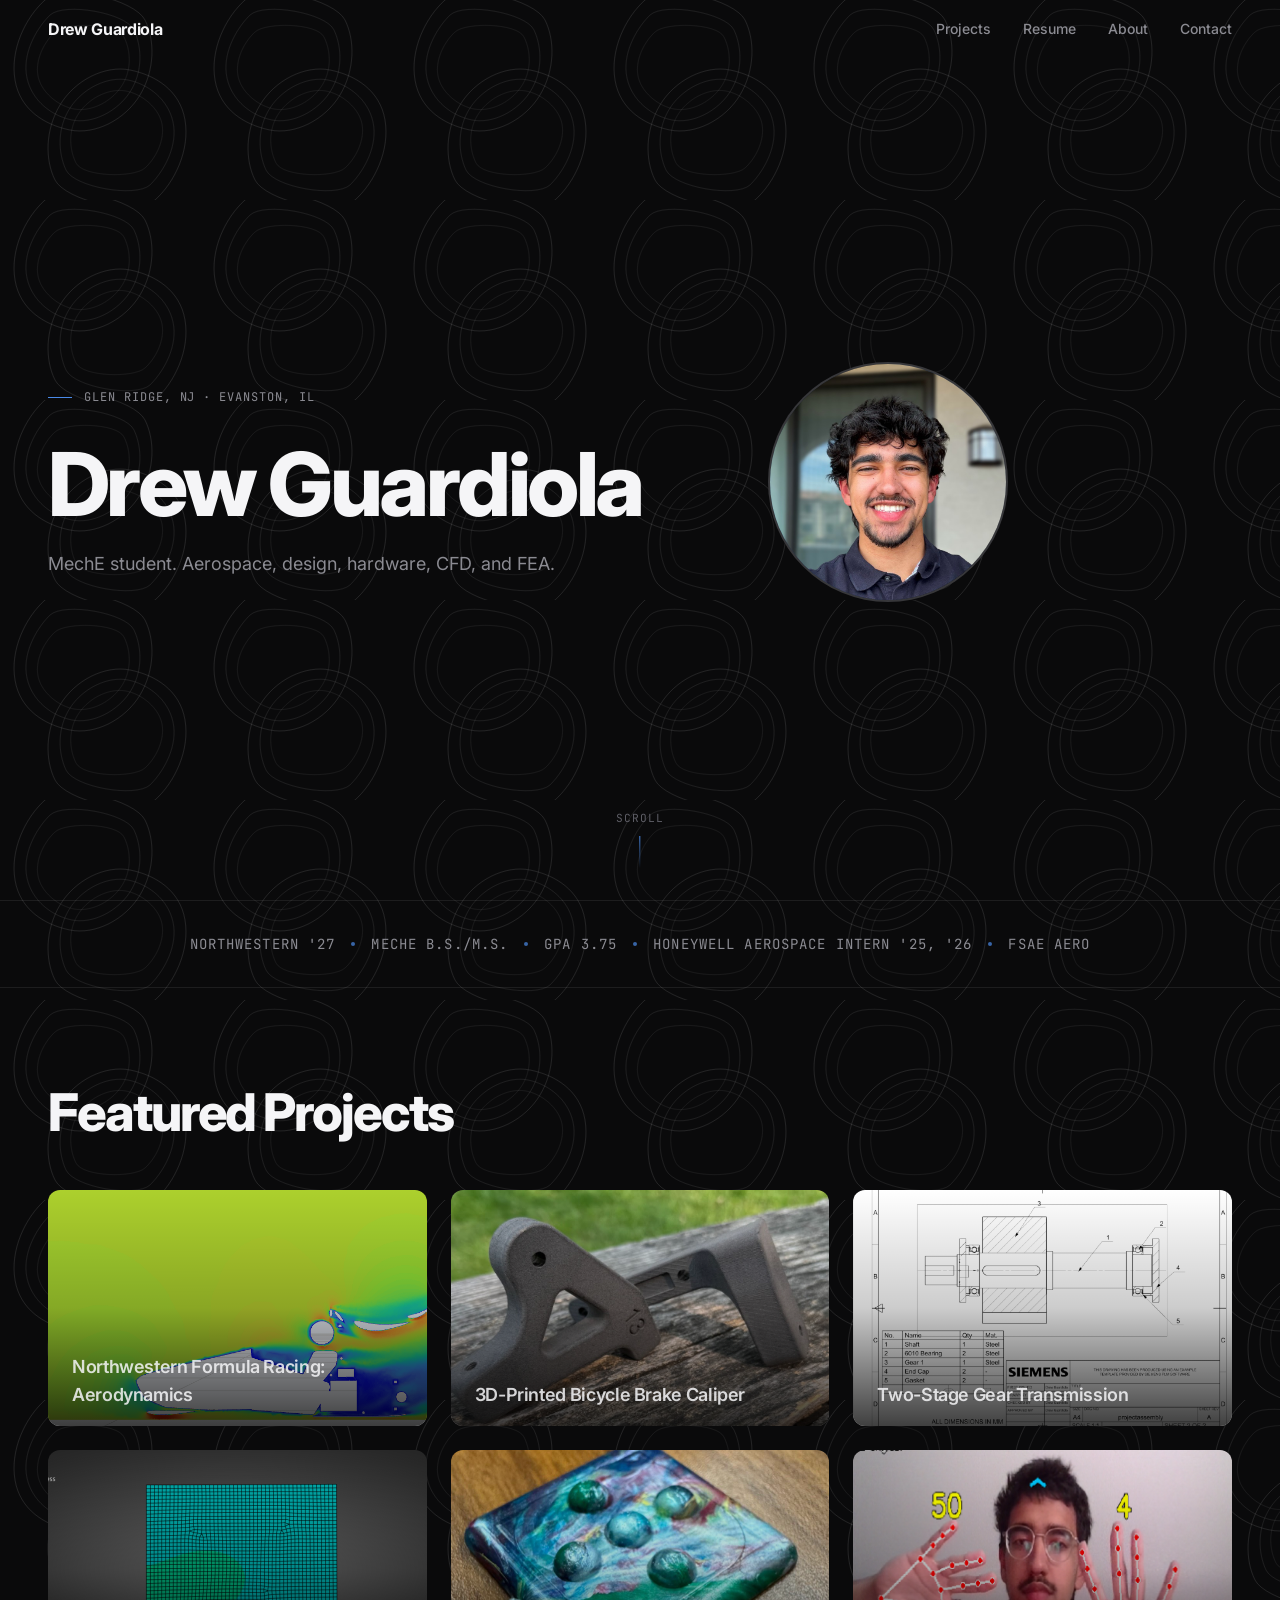
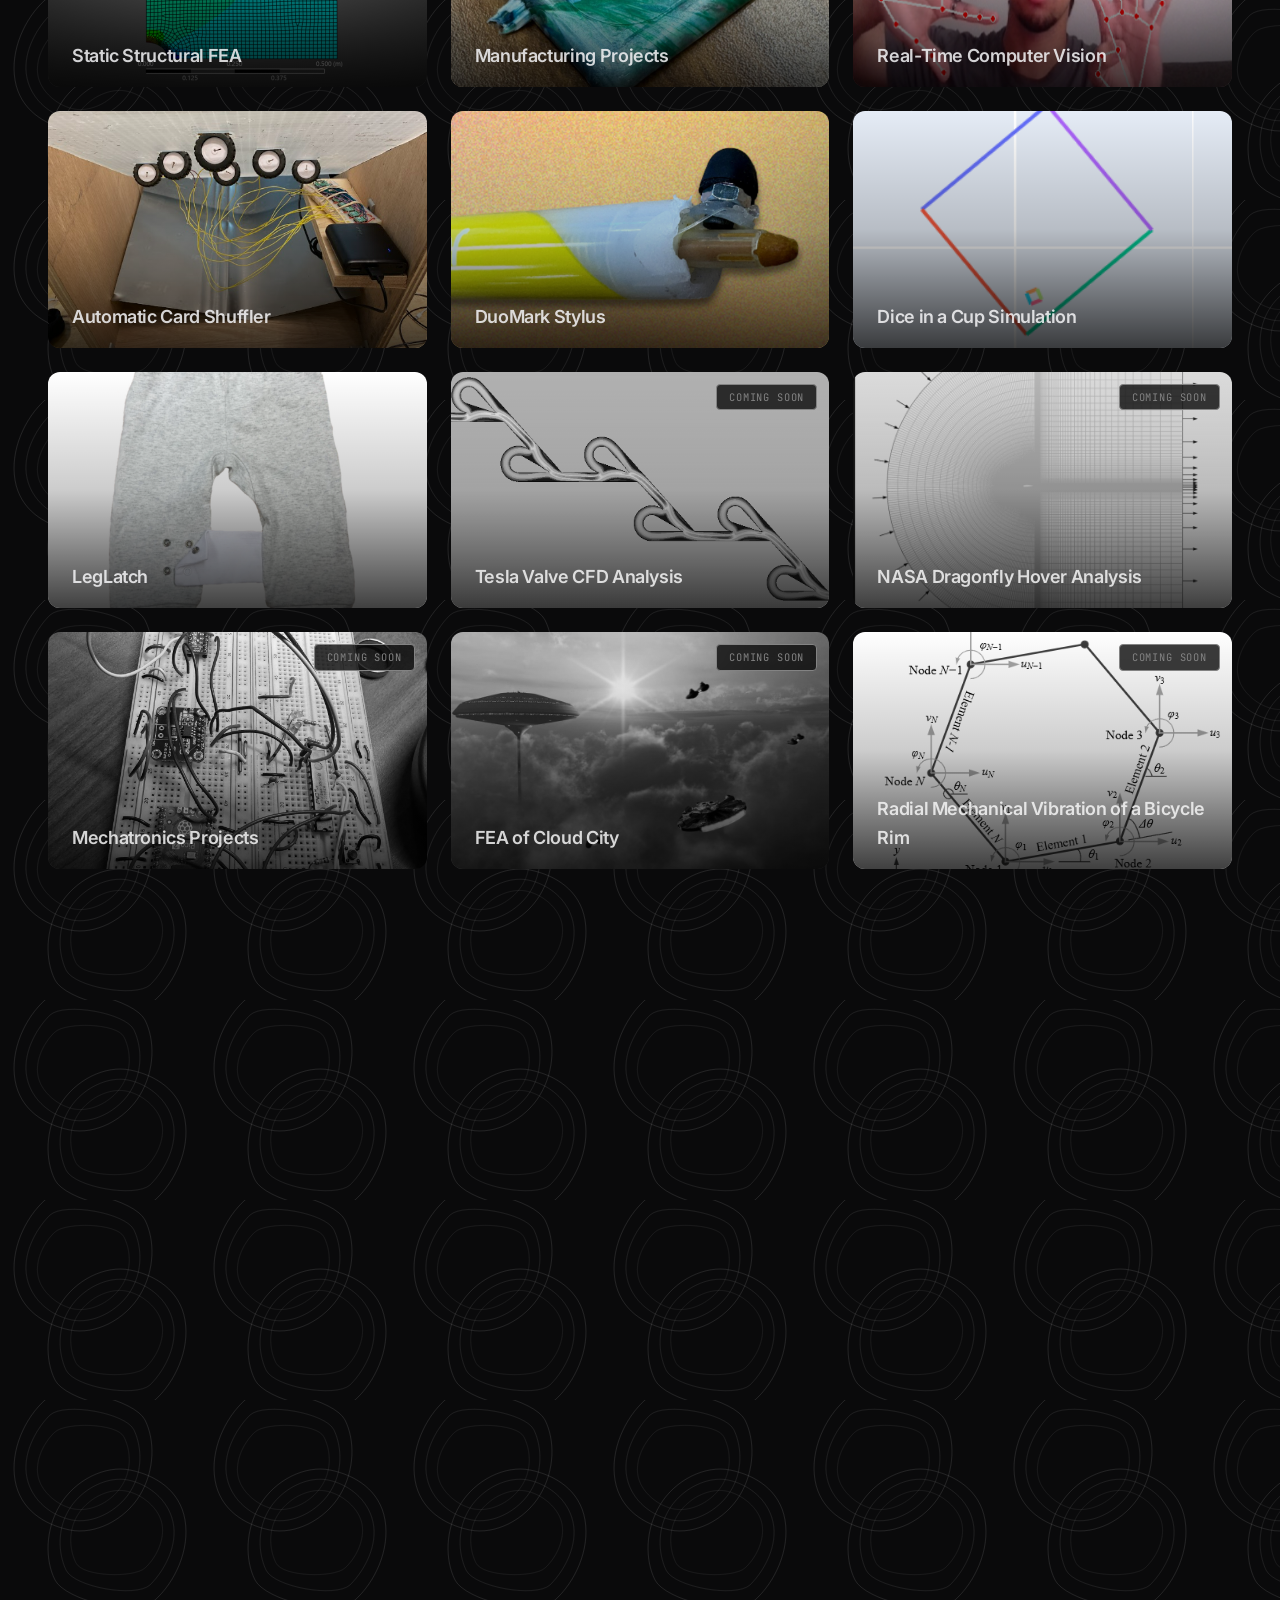
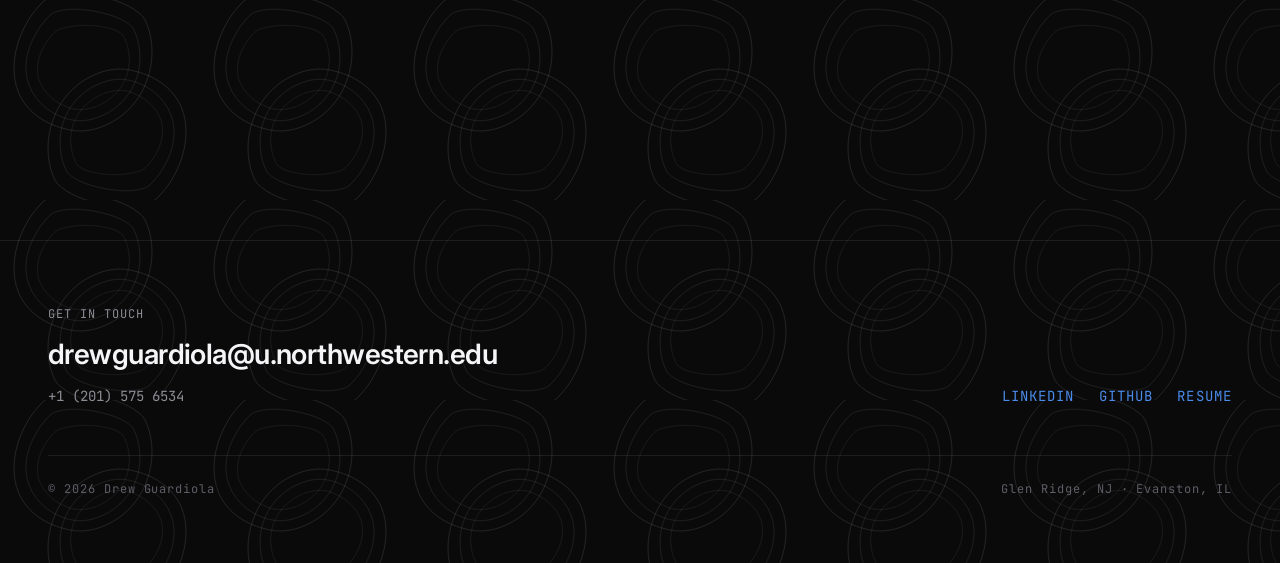
<file: index.html>
<!doctype html>
<html lang="en">
<head>
  <meta charset="utf-8" />
  <meta name="viewport" content="width=device-width, initial-scale=1" />
  <title>Drew Guardiola · Mechanical Engineering</title>
  <meta name="description" content="Northwestern McCormick mechanical engineering student. Aerospace systems, hardware, and CFD." />
  <link rel="icon" type="image/svg+xml" href="assets/brand/favicon.svg" />
  <link rel="preconnect" href="https://fonts.googleapis.com" />
  <link rel="preconnect" href="https://fonts.gstatic.com" crossorigin />
  <link rel="stylesheet" href="https://fonts.googleapis.com/css2?family=Inter:wght@400;500;600;700;800&family=JetBrains+Mono:wght@400;500&display=swap" />
  <link rel="stylesheet" href="css/tokens.css" />
  <link rel="stylesheet" href="css/base.css" />
  <link rel="stylesheet" href="css/components.css" />
  <link rel="stylesheet" href="css/pages.css" />
</head>
<body>
  <a href="#main" class="visually-hidden" style="position:absolute;left:-9999px;top:auto;width:1px;height:1px;overflow:hidden;">Skip to content</a>

  <header class="nav" role="banner">
    <a href="index.html" class="nav__brand" aria-label="Drew Guardiola, home"><span class="nav__brand-full">Drew Guardiola</span><span class="nav__brand-short">DG</span></a>
    <nav aria-label="Primary">
      <ul class="nav__links">
        <li><a href="work.html" class="nav__link">Projects</a></li>
        <li><a href="resume.html" class="nav__link">Resume</a></li>
        <li><a href="about.html" class="nav__link">About</a></li>
        <li><a href="contact.html" class="nav__link">Contact</a></li>
      </ul>
    </nav>
  </header>

  <main id="main">

    <!-- HERO -->
    <section class="hero container" aria-labelledby="hero-name">
      <div class="hero__content">
        <div class="hero__text">
          <div class="hero__eyebrow reveal" data-reveal-delay="0">Glen Ridge, NJ · Evanston, IL</div>
          <h1 id="hero-name" class="hero__name reveal" data-reveal-delay="100">Drew Guardiola</h1>
          <p class="hero__tagline reveal" data-reveal-delay="200">MechE student. Aerospace, design, hardware, CFD, and FEA.</p>
        </div>
        <div class="hero__headshot reveal" data-reveal-delay="300">
          <img src="assets/brand/headshot.jpg.jpg" alt="Drew Guardiola" onerror="this.style.display='none';this.nextElementSibling.style.display='flex';" />
          <div class="hero__headshot--fallback">[ headshot.jpg ]</div>
        </div>
      </div>
      <div class="hero__scrollcue" aria-hidden="true">Scroll</div>
    </section>

    <!-- STATS STRIP -->
    <section aria-label="Quick stats">
      <div class="stats">
        <span class="stats__item">Northwestern '27</span>
        <span class="stats__sep" aria-hidden="true"></span>
        <span class="stats__item">MechE B.S./M.S.</span>
        <span class="stats__sep" aria-hidden="true"></span>
        <span class="stats__item">GPA 3.75</span>
        <span class="stats__sep" aria-hidden="true"></span>
        <span class="stats__item">Honeywell Aerospace Intern '25, '26</span>
        <span class="stats__sep" aria-hidden="true"></span>
        <span class="stats__item">FSAE Aero</span>
      </div>
    </section>

    <!-- FEATURED WORK -->
    <section class="section container" aria-labelledby="featured-heading">
      <div class="section-header">
        <div>
          <h2 id="featured-heading" class="section-header__title reveal">Featured Projects</h2>
        </div>
      </div>
      <div id="featured-work"></div>
    </section>

    <!-- SKILLS STRIP -->
    <section class="section container" aria-labelledby="skills-heading">
      <div class="section-header">
        <div>
          <h2 id="skills-heading" class="section-header__title reveal">Toolkit</h2>
        </div>
      </div>
      <div class="skills reveal">
        <div class="skill"><img src="assets/brand/icons/ansys.svg" alt="" class="skill__icon" /><div class="skill__name">ANSYS</div></div>
        <div class="skill"><img src="assets/brand/icons/siemens.svg" alt="" class="skill__icon" /><div class="skill__name">Siemens NX</div></div>
        <div class="skill"><img src="assets/brand/icons/solidworks.svg" alt="" class="skill__icon" /><div class="skill__name">SolidWorks</div></div>
        <div class="skill"><img src="assets/brand/icons/cfd.svg" alt="" class="skill__icon" /><div class="skill__name">CFD</div></div>
        <div class="skill"><img src="assets/brand/icons/fea.svg" alt="" class="skill__icon" /><div class="skill__name">FEA</div></div>
        <div class="skill"><img src="assets/brand/icons/topology.svg" alt="" class="skill__icon" /><div class="skill__name">Topology Opt.</div></div>
        <div class="skill"><img src="assets/brand/icons/python.svg" alt="" class="skill__icon" /><div class="skill__name">Python</div></div>
        <div class="skill"><img src="assets/brand/icons/excel.svg" alt="" class="skill__icon" /><div class="skill__name">Excel</div></div>
        <div class="skill"><img src="assets/brand/icons/3d-print.svg" alt="" class="skill__icon" /><div class="skill__name">3D Print</div></div>
        <div class="skill"><img src="assets/brand/icons/laser-cut.svg" alt="" class="skill__icon" /><div class="skill__name">Laser Cut</div></div>
        <div class="skill"><img src="assets/brand/icons/cnc-router.svg" alt="" class="skill__icon" /><div class="skill__name">CNC Router</div></div>
        <div class="skill"><img src="assets/brand/icons/manual-milling.svg" alt="" class="skill__icon" /><div class="skill__name">Manual Milling</div></div>
        <div class="skill"><img src="assets/brand/icons/sand-cast.svg" alt="" class="skill__icon" /><div class="skill__name">Sand Casting</div></div>
        <div class="skill"><img src="assets/brand/icons/injection-mold.svg" alt="" class="skill__icon" /><div class="skill__name">Injection Molding</div></div>
        <div class="skill"><img src="assets/brand/icons/embedded.svg" alt="" class="skill__icon" /><div class="skill__name">Embedded Systems</div></div>
        <div class="skill"><img src="assets/brand/icons/doors.svg" alt="" class="skill__icon" /><div class="skill__name">DOORS</div></div>
      </div>
    </section>

  </main>

  <!-- FOOTER -->
  <footer id="contact" class="footer" role="contentinfo">
    <div class="container">
      <div class="footer__inner">
        <div class="footer__contact">
          <div class="eyebrow">Get in touch</div>
          <a href="mailto:drewguardiola@u.northwestern.edu" class="footer__email">drewguardiola@u.northwestern.edu</a>
          <div class="footer__phone">+1 (201) 575 6534</div>
        </div>
        <div class="footer__socials">
          <a href="#" aria-label="LinkedIn">LinkedIn</a>
          <a href="#" aria-label="GitHub">GitHub</a>
          <a href="resume.html" aria-label="Resume">Resume</a>
        </div>
      </div>
      <div class="footer__bottom">
        <span>© 2026 Drew Guardiola</span>
        <span>Glen Ridge, NJ · Evanston, IL</span>
      </div>
    </div>
  </footer>

  <script src="js/nav.js"></script>
  <script src="js/motion.js"></script>
  <script type="module" src="js/data-renderer.js"></script>
</body>
</html>
</file>
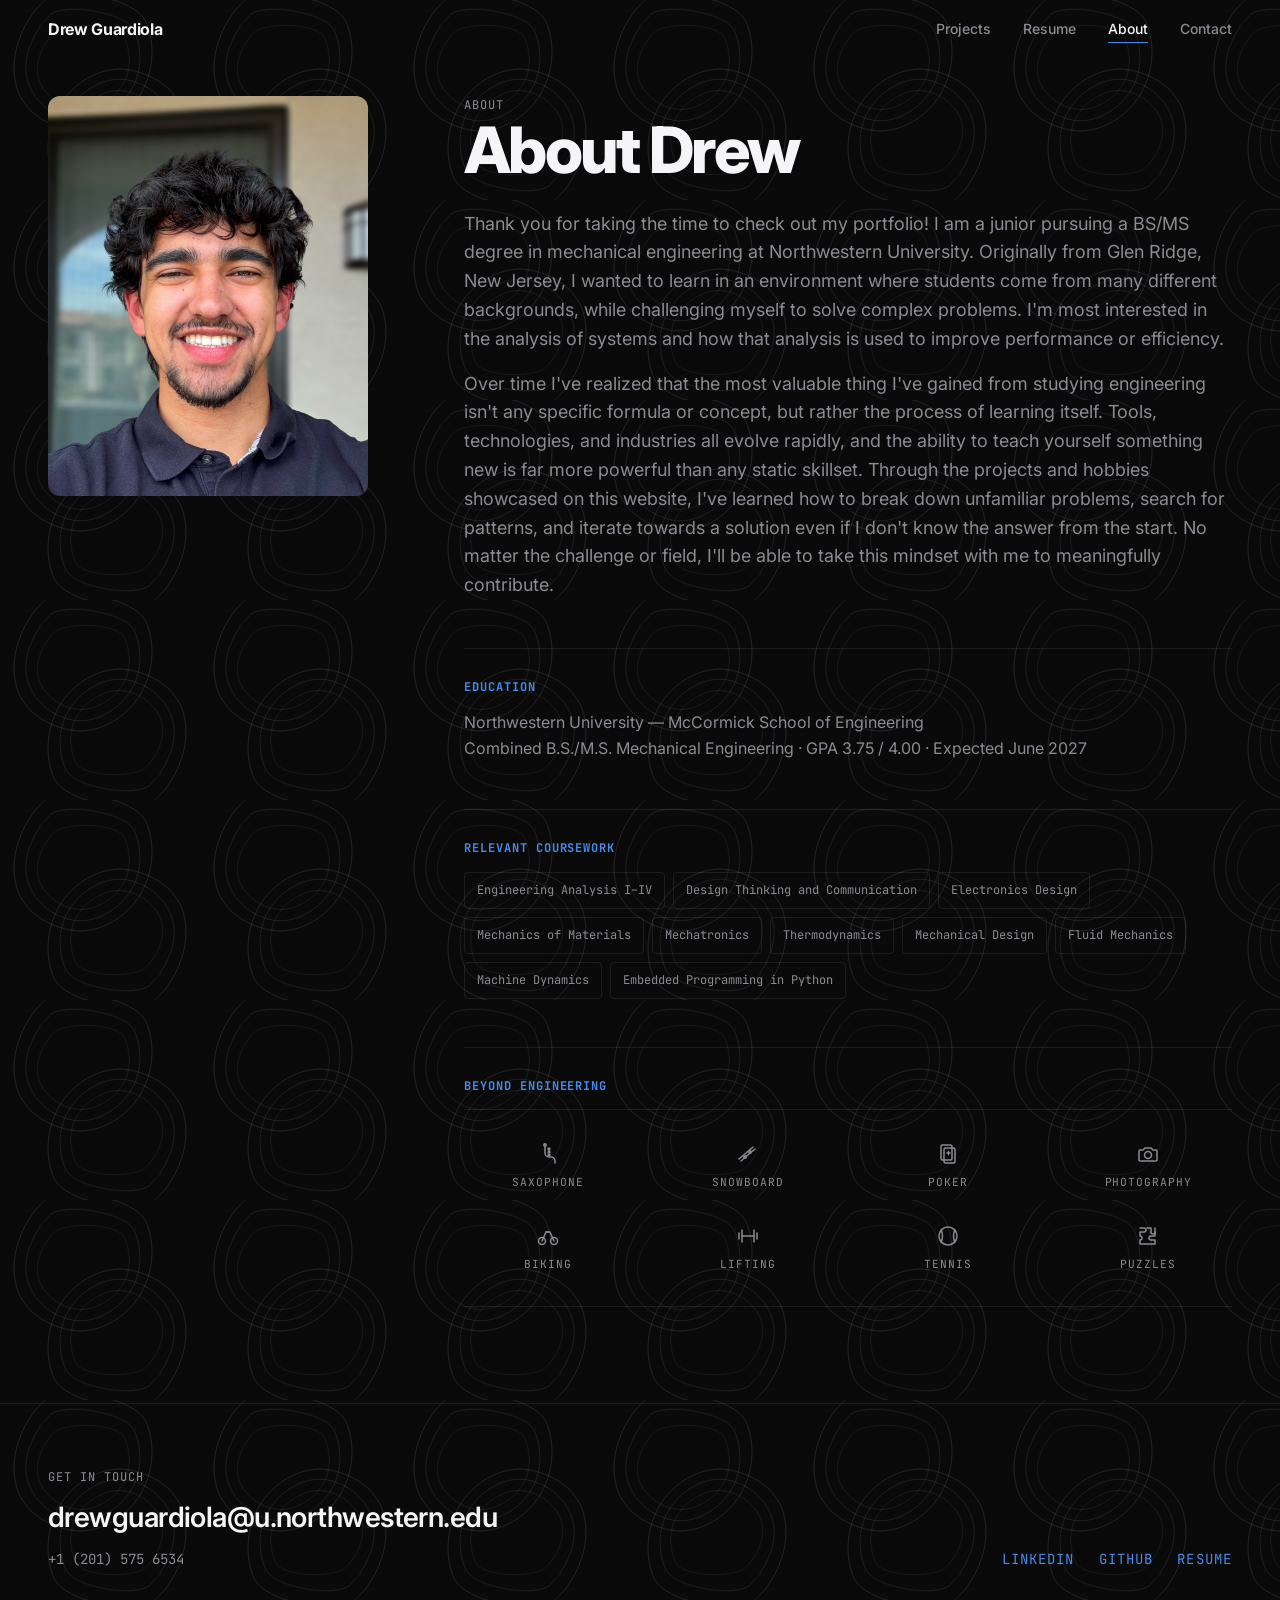
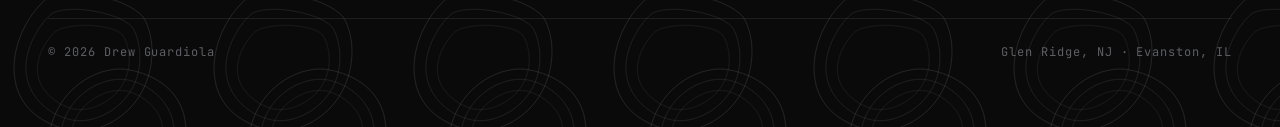
<file: about.html>
<!doctype html>
<html lang="en">
<head>
  <meta charset="utf-8" />
  <meta name="viewport" content="width=device-width, initial-scale=1" />
  <title>About · Drew Guardiola</title>
  <meta name="description" content="About Drew Guardiola, mechanical engineering student at Northwestern McCormick, focused on aerospace systems." />
  <link rel="icon" type="image/svg+xml" href="assets/brand/favicon.svg" />
  <link rel="preconnect" href="https://fonts.googleapis.com" />
  <link rel="preconnect" href="https://fonts.gstatic.com" crossorigin />
  <link rel="stylesheet" href="https://fonts.googleapis.com/css2?family=Inter:wght@400;500;600;700;800&family=JetBrains+Mono:wght@400;500&display=swap" />
  <link rel="stylesheet" href="css/tokens.css" />
  <link rel="stylesheet" href="css/base.css" />
  <link rel="stylesheet" href="css/components.css" />
  <link rel="stylesheet" href="css/pages.css" />
</head>
<body>

  <header class="nav" role="banner">
    <a href="index.html" class="nav__brand" aria-label="Drew Guardiola, home"><span class="nav__brand-full">Drew Guardiola</span><span class="nav__brand-short">DG</span></a>
    <nav aria-label="Primary">
      <ul class="nav__links">
        <li><a href="work.html" class="nav__link">Projects</a></li>
        <li><a href="resume.html" class="nav__link">Resume</a></li>
        <li><a href="about.html" class="nav__link nav__link--active">About</a></li>
        <li><a href="contact.html" class="nav__link">Contact</a></li>
      </ul>
    </nav>
  </header>

  <main class="container">

    <div class="about-layout">
      <aside>
        <div class="about-layout__photo reveal">
          <img src="assets/brand/headshot.jpg.jpg" alt="Drew Guardiola" />
        </div>
      </aside>

      <section>
        <div class="eyebrow reveal">About</div>
        <h1 class="about__title reveal">About Drew</h1>

        <div class="about__bio">
          <p class="reveal">Thank you for taking the time to check out my portfolio! I am a junior pursuing a BS/MS degree in mechanical engineering at Northwestern University. Originally from Glen Ridge, New Jersey, I wanted to learn in an environment where students come from many different backgrounds, while challenging myself to solve complex problems. I'm most interested in the analysis of systems and how that analysis is used to improve performance or efficiency.</p>
          <p class="reveal">Over time I've realized that the most valuable thing I've gained from studying engineering isn't any specific formula or concept, but rather the process of learning itself. Tools, technologies, and industries all evolve rapidly, and the ability to teach yourself something new is far more powerful than any static skillset. Through the projects and hobbies showcased on this website, I've learned how to break down unfamiliar problems, search for patterns, and iterate towards a solution even if I don't know the answer from the start. No matter the challenge or field, I'll be able to take this mindset with me to meaningfully contribute.</p>
        </div>

        <div class="about__sub reveal">
          <h3>Education</h3>
          <p class="muted">Northwestern University — McCormick School of Engineering<br/>Combined B.S./M.S. Mechanical Engineering · GPA 3.75 / 4.00 · Expected June 2027</p>
        </div>

        <div class="about__sub reveal">
          <h3>Relevant coursework</h3>
          <div class="coursework">
            <span>Engineering Analysis I–IV</span>
            <span>Design Thinking and Communication</span>
            <span>Electronics Design</span>
            <span>Mechanics of Materials</span>
            <span>Mechatronics</span>
            <span>Thermodynamics</span>
            <span>Mechanical Design</span>
            <span>Fluid Mechanics</span>
            <span>Machine Dynamics</span>
            <span>Embedded Programming in Python</span>
          </div>
        </div>

        <div class="about__sub reveal">
          <h3>Beyond engineering</h3>
          <div class="hobbies">
            <a class="hobby" href="#" aria-label="Tenor saxophone">
              <svg viewBox="0 0 24 24" aria-hidden="true"><path d="M9 3v8a4 4 0 0 0 4 4h2a4 4 0 0 1 4 4v2"/><circle cx="9" cy="3" r="1.2"/><circle cx="13" cy="7" r="0.9"/><circle cx="13" cy="10" r="0.9"/><circle cx="13" cy="13" r="0.9"/></svg>
              <span class="hobby__label">Saxophone</span>
            </a>
            <a class="hobby" href="#" aria-label="Snowboarding">
              <svg viewBox="0 0 24 24" aria-hidden="true"><path d="M3 17 17 5"/><path d="M5 19l14-12"/><circle cx="14" cy="10" r="1.2"/><circle cx="9" cy="15" r="1.2"/></svg>
              <span class="hobby__label">Snowboard</span>
            </a>
            <a class="hobby" href="#" aria-label="Poker">
              <svg viewBox="0 0 24 24" aria-hidden="true"><rect x="5" y="3" width="11" height="15" rx="1.5"/><rect x="8" y="6" width="11" height="15" rx="1.5"/><path d="M11 11h3"/><path d="M12.5 9.5v3"/></svg>
              <span class="hobby__label">Poker</span>
            </a>
            <a class="hobby" href="#" aria-label="Photography">
              <svg viewBox="0 0 24 24" aria-hidden="true"><path d="M4 8h3l2-2h6l2 2h3a1 1 0 0 1 1 1v9a1 1 0 0 1-1 1H4a1 1 0 0 1-1-1V9a1 1 0 0 1 1-1z"/><circle cx="12" cy="13" r="3.5"/></svg>
              <span class="hobby__label">Photography</span>
            </a>
            <a class="hobby" href="#" aria-label="Biking">
              <svg viewBox="0 0 24 24" aria-hidden="true"><circle cx="6" cy="17" r="3.5"/><circle cx="18" cy="17" r="3.5"/><path d="M6 17l4-9h4l4 9"/><path d="M10 8h3"/></svg>
              <span class="hobby__label">Biking</span>
            </a>
            <a class="hobby" href="#" aria-label="Weightlifting">
              <svg viewBox="0 0 24 24" aria-hidden="true"><path d="M3 9v6"/><path d="M6 6v12"/><path d="M18 6v12"/><path d="M21 9v6"/><path d="M6 12h12"/></svg>
              <span class="hobby__label">Lifting</span>
            </a>
            <a class="hobby" href="#" aria-label="Tennis">
              <svg viewBox="0 0 24 24" aria-hidden="true"><circle cx="12" cy="12" r="9"/><path d="M5 6c2 3 2 9 0 12"/><path d="M19 6c-2 3-2 9 0 12"/></svg>
              <span class="hobby__label">Tennis</span>
            </a>
            <a class="hobby" href="#" aria-label="Puzzles">
              <svg viewBox="0 0 24 24" aria-hidden="true"><path d="M11 4h4v4a2 2 0 1 0 4 0V4"/><path d="M19 8v4h-4a2 2 0 1 0 0 4h4v4H4v-4a2 2 0 1 0 0-4H4V8h4a2 2 0 1 0 0-4H4"/></svg>
              <span class="hobby__label">Puzzles</span>
            </a>
          </div>
        </div>

      </section>
    </div>

  </main>

  <footer class="footer" role="contentinfo">
    <div class="container">
      <div class="footer__inner">
        <div class="footer__contact">
          <div class="eyebrow">Get in touch</div>
          <a href="mailto:drewguardiola@u.northwestern.edu" class="footer__email">drewguardiola@u.northwestern.edu</a>
          <div class="footer__phone">+1 (201) 575 6534</div>
        </div>
        <div class="footer__socials">
          <a href="#" aria-label="LinkedIn">LinkedIn</a>
          <a href="#" aria-label="GitHub">GitHub</a>
          <a href="resume.html" aria-label="Resume">Resume</a>
        </div>
      </div>
      <div class="footer__bottom">
        <span>© 2026 Drew Guardiola</span>
        <span>Glen Ridge, NJ · Evanston, IL</span>
      </div>
    </div>
  </footer>

  <script src="js/nav.js"></script>
  <script src="js/motion.js"></script>
  <script type="module" src="js/data-renderer.js"></script>
</body>
</html>
</file>
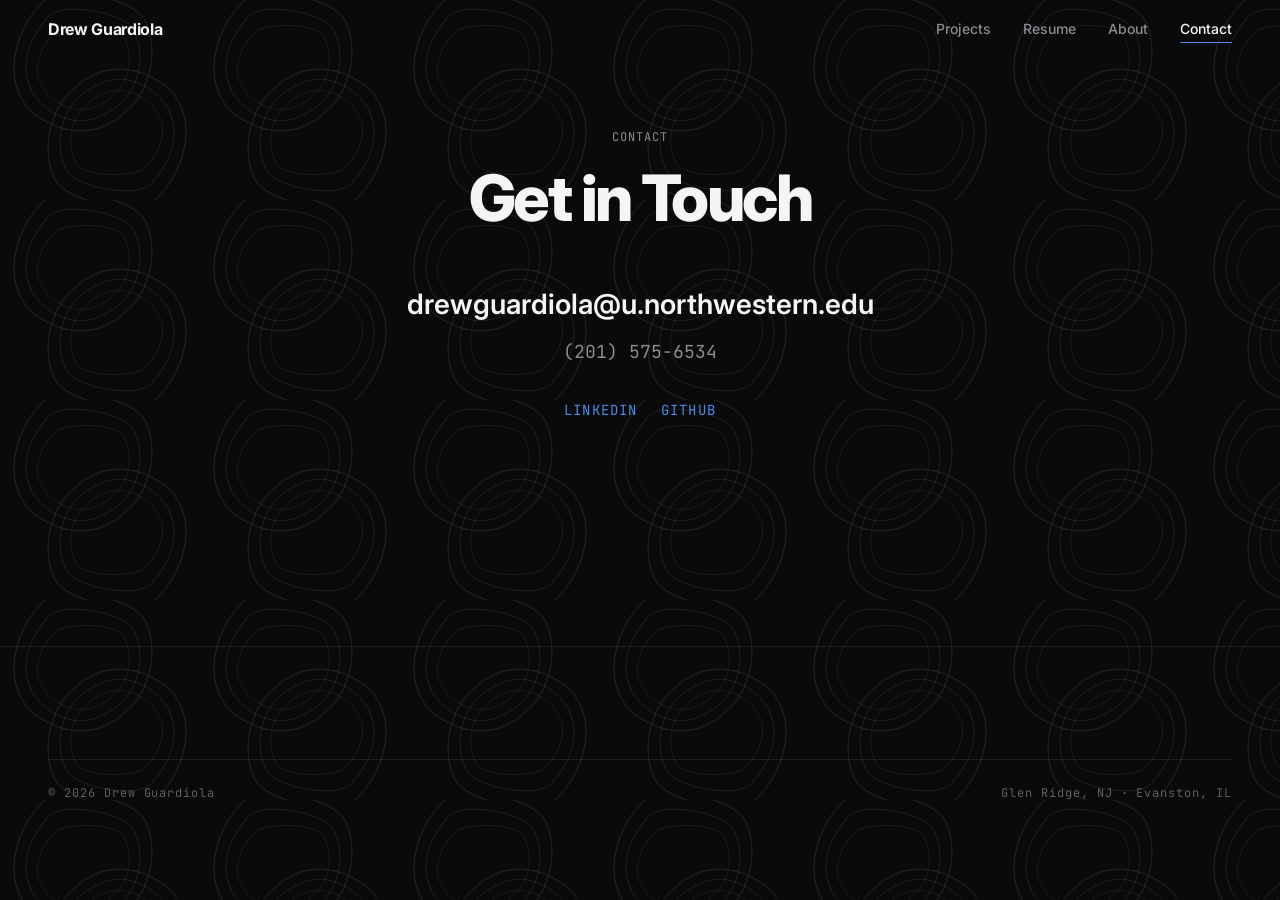
<file: contact.html>
<!doctype html>
<html lang="en">
<head>
  <meta charset="utf-8" />
  <meta name="viewport" content="width=device-width, initial-scale=1" />
  <title>Contact · Drew Guardiola</title>
  <meta name="description" content="Get in touch with Drew Guardiola, mechanical engineering student at Northwestern." />
  <link rel="icon" type="image/svg+xml" href="assets/brand/favicon.svg" />
  <link rel="preconnect" href="https://fonts.googleapis.com" />
  <link rel="preconnect" href="https://fonts.gstatic.com" crossorigin />
  <link rel="stylesheet" href="https://fonts.googleapis.com/css2?family=Inter:wght@400;500;600;700;800&family=JetBrains+Mono:wght@400;500&display=swap" />
  <link rel="stylesheet" href="css/tokens.css" />
  <link rel="stylesheet" href="css/base.css" />
  <link rel="stylesheet" href="css/components.css" />
  <link rel="stylesheet" href="css/pages.css" />
</head>
<body>

  <header class="nav" role="banner">
    <a href="index.html" class="nav__brand" aria-label="Drew Guardiola, home"><span class="nav__brand-full">Drew Guardiola</span><span class="nav__brand-short">DG</span></a>
    <nav aria-label="Primary">
      <ul class="nav__links">
        <li><a href="work.html" class="nav__link">Projects</a></li>
        <li><a href="resume.html" class="nav__link">Resume</a></li>
        <li><a href="about.html" class="nav__link">About</a></li>
        <li><a href="contact.html" class="nav__link nav__link--active">Contact</a></li>
      </ul>
    </nav>
  </header>

  <main>
    <section class="contact-hero container">
      <div class="eyebrow reveal">Contact</div>
      <h1 class="contact-hero__title reveal">Get in Touch</h1>
      <div class="reveal">
        <a href="mailto:drewguardiola@u.northwestern.edu" class="contact__email">drewguardiola@u.northwestern.edu</a>
        <a href="tel:+12015756534" class="contact__phone">(201) 575-6534</a>
      </div>
      <div class="contact__socials reveal">
        <a href="#">LinkedIn</a>
        <a href="#">GitHub</a>
      </div>
    </section>
  </main>

  <footer class="footer" role="contentinfo">
    <div class="container">
      <div class="footer__bottom">
        <span>© 2026 Drew Guardiola</span>
        <span>Glen Ridge, NJ · Evanston, IL</span>
      </div>
    </div>
  </footer>

  <script src="js/nav.js"></script>
  <script src="js/motion.js"></script>
</body>
</html>
</file>
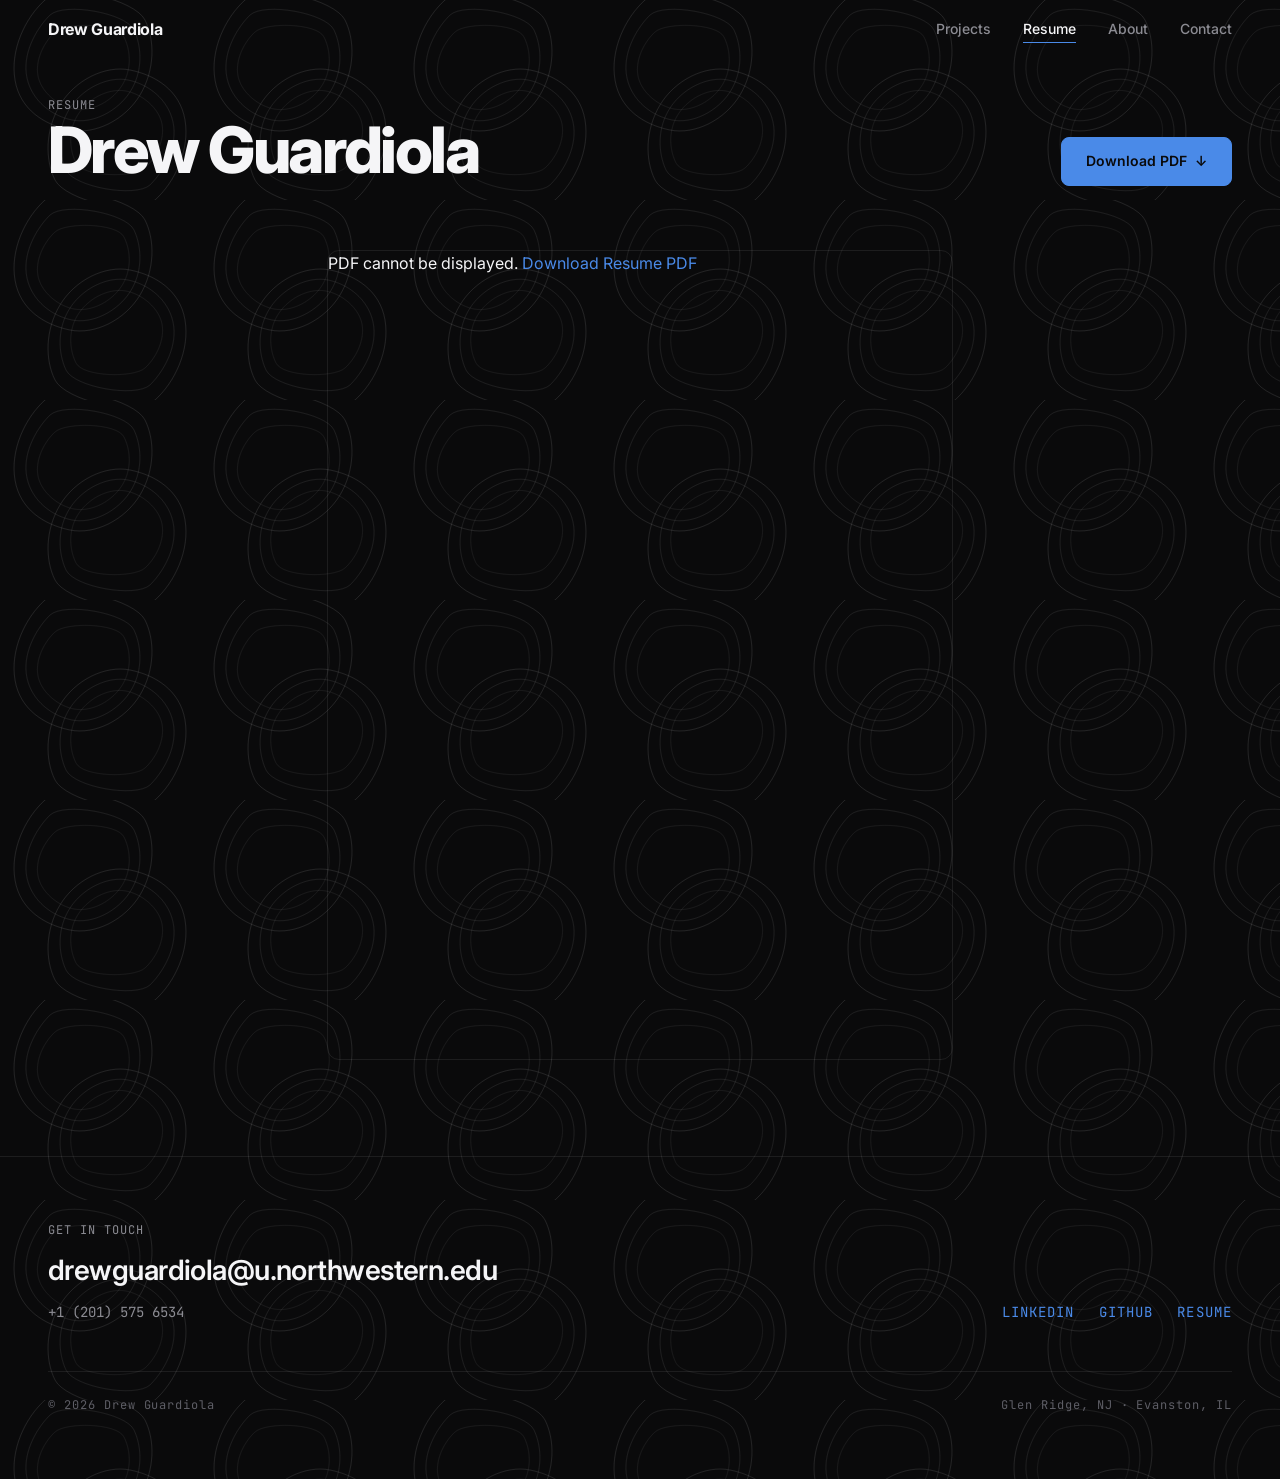
<file: resume.html>
<!doctype html>
<html lang="en">
<head>
  <meta charset="utf-8" />
  <meta name="viewport" content="width=device-width, initial-scale=1" />
  <title>Resume · Drew Guardiola</title>
  <meta name="description" content="Drew Guardiola resume. Northwestern McCormick, MechE B.S./M.S. '27, Honeywell Aerospace intern '25, '26." />
  <link rel="icon" type="image/svg+xml" href="assets/brand/favicon.svg" />
  <link rel="preconnect" href="https://fonts.googleapis.com" />
  <link rel="preconnect" href="https://fonts.gstatic.com" crossorigin />
  <link rel="stylesheet" href="https://fonts.googleapis.com/css2?family=Inter:wght@400;500;600;700;800&family=JetBrains+Mono:wght@400;500&display=swap" />
  <link rel="stylesheet" href="css/tokens.css" />
  <link rel="stylesheet" href="css/base.css" />
  <link rel="stylesheet" href="css/components.css" />
  <link rel="stylesheet" href="css/pages.css" />
</head>
<body>

  <header class="nav" role="banner">
    <a href="index.html" class="nav__brand" aria-label="Drew Guardiola, home"><span class="nav__brand-full">Drew Guardiola</span><span class="nav__brand-short">DG</span></a>
    <nav aria-label="Primary">
      <ul class="nav__links">
        <li><a href="work.html" class="nav__link">Projects</a></li>
        <li><a href="resume.html" class="nav__link nav__link--active">Resume</a></li>
        <li><a href="about.html" class="nav__link">About</a></li>
        <li><a href="contact.html" class="nav__link">Contact</a></li>
      </ul>
    </nav>
  </header>

  <main class="container">
    <header class="resume-header">
      <div>
        <div class="eyebrow reveal">Resume</div>
        <h1 class="resume-header__name reveal">Drew Guardiola</h1>
      </div>
      <a href="assets/brand/DrewGuardiolaResume.pdf" download class="btn btn--primary reveal">
        Download PDF
        <span class="btn__arrow" aria-hidden="true">↓</span>
      </a>
    </header>

    <div class="resume-embed reveal">
      <object data="assets/brand/DrewGuardiolaResume.pdf#view=Fit" type="application/pdf" width="100%" height="100%">
        <p>PDF cannot be displayed. <a href="assets/brand/DrewGuardiolaResume.pdf" download>Download Resume PDF</a></p>
      </object>
    </div>

    <div class="resume-mobile">
      <p>View or download the full resume PDF.</p>
      <a href="assets/brand/DrewGuardiolaResume.pdf" class="btn btn--primary" target="_blank" rel="noopener">
        View Resume PDF
        <span class="btn__arrow" aria-hidden="true">→</span>
      </a>
    </div>
  </main>

  <footer class="footer" role="contentinfo">
    <div class="container">
      <div class="footer__inner">
        <div class="footer__contact">
          <div class="eyebrow">Get in touch</div>
          <a href="mailto:drewguardiola@u.northwestern.edu" class="footer__email">drewguardiola@u.northwestern.edu</a>
          <div class="footer__phone">+1 (201) 575 6534</div>
        </div>
        <div class="footer__socials">
          <a href="#" aria-label="LinkedIn">LinkedIn</a>
          <a href="#" aria-label="GitHub">GitHub</a>
          <a href="resume.html" aria-label="Resume">Resume</a>
        </div>
      </div>
      <div class="footer__bottom">
        <span>© 2026 Drew Guardiola</span>
        <span>Glen Ridge, NJ · Evanston, IL</span>
      </div>
    </div>
  </footer>

  <script src="js/nav.js"></script>
  <script src="js/motion.js"></script>
</body>
</html>
</file>
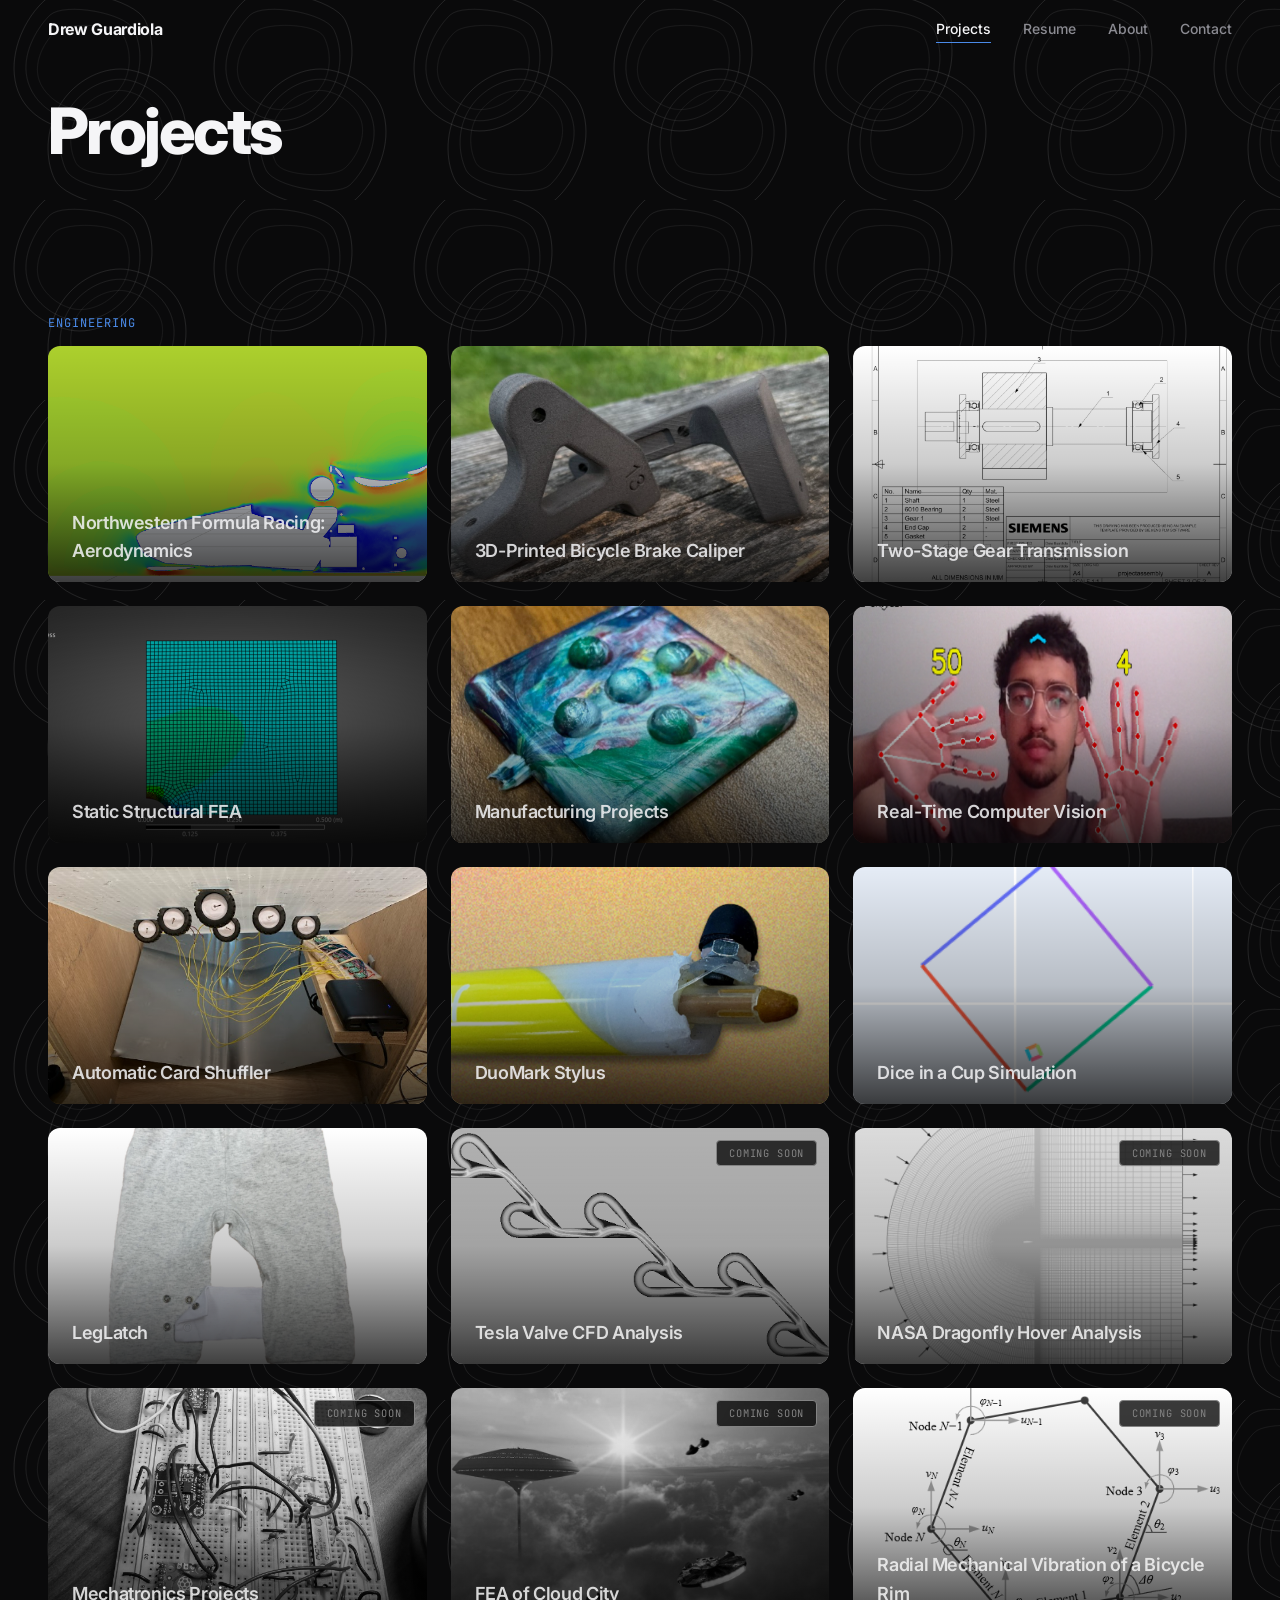
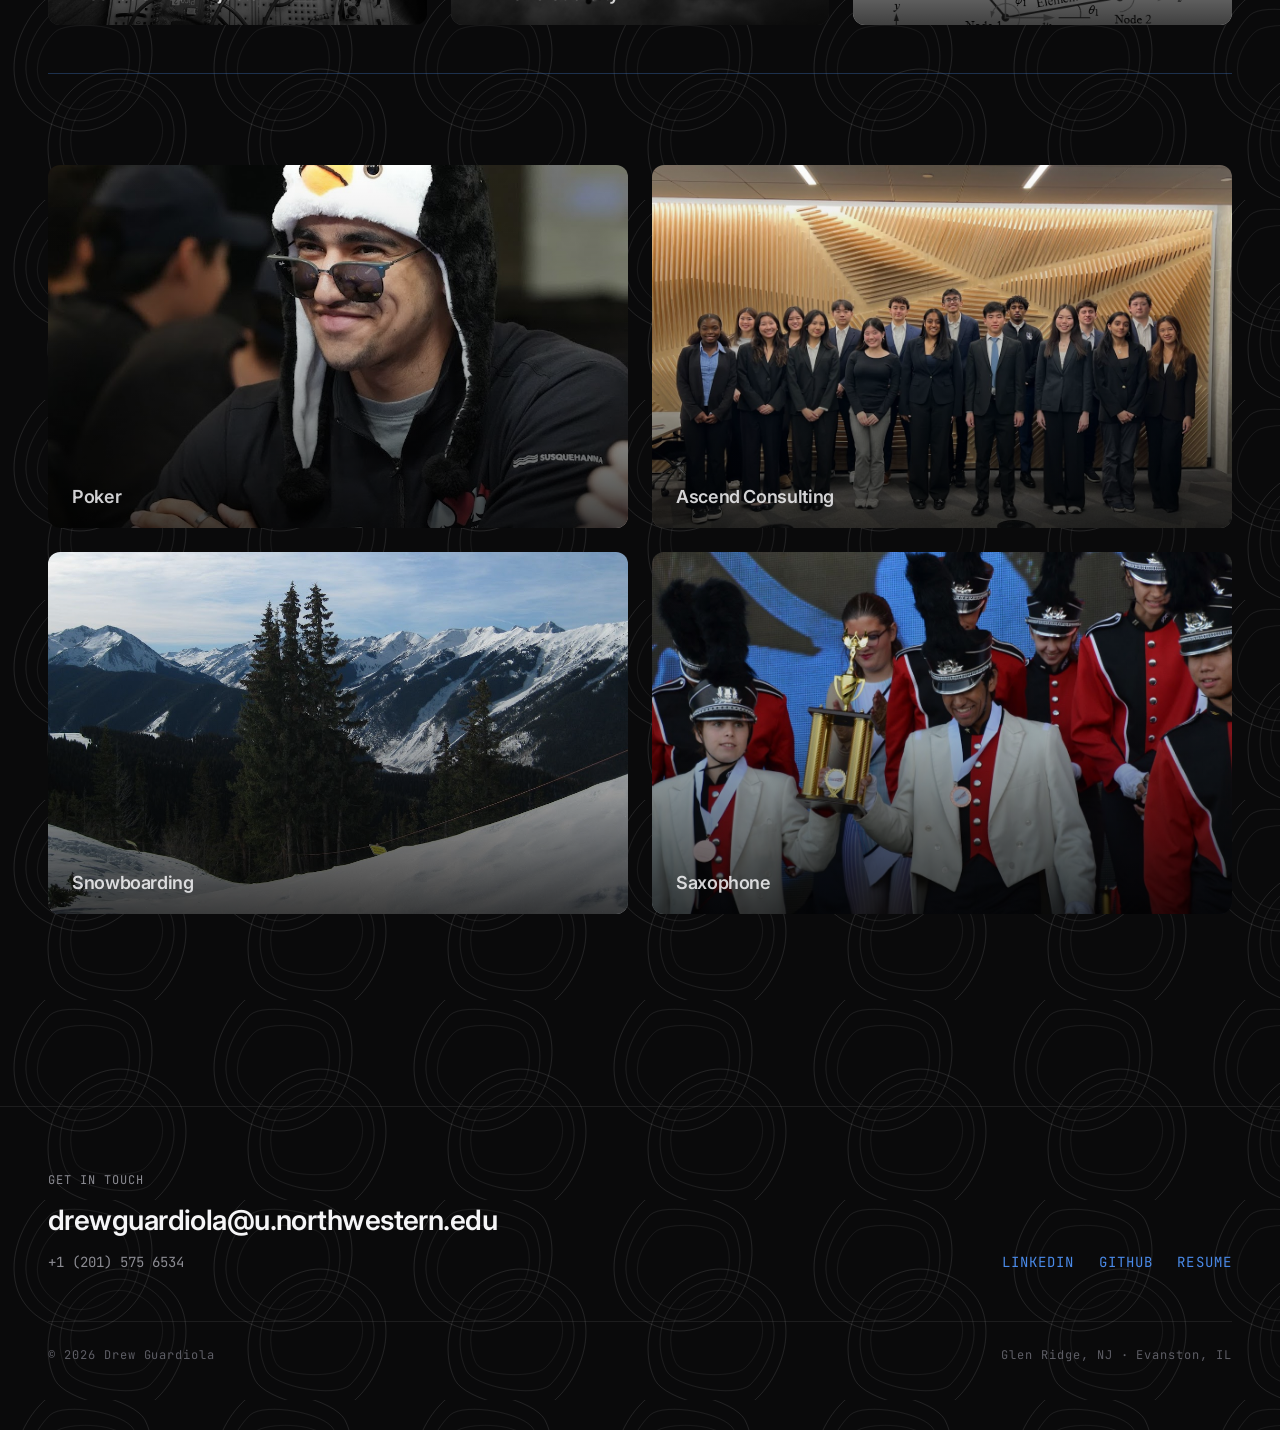
<file: work.html>
<!doctype html>
<html lang="en">
<head>
  <meta charset="utf-8" />
  <meta name="viewport" content="width=device-width, initial-scale=1" />
  <title>Projects · Drew Guardiola</title>
  <meta name="description" content="Engineering projects by Drew Guardiola: CFD, mechanical design, mechatronics." />
  <link rel="icon" type="image/svg+xml" href="assets/brand/favicon.svg" />
  <link rel="preconnect" href="https://fonts.googleapis.com" />
  <link rel="preconnect" href="https://fonts.gstatic.com" crossorigin />
  <link rel="stylesheet" href="https://fonts.googleapis.com/css2?family=Inter:wght@400;500;600;700;800&family=JetBrains+Mono:wght@400;500&display=swap" />
  <link rel="stylesheet" href="css/tokens.css" />
  <link rel="stylesheet" href="css/base.css" />
  <link rel="stylesheet" href="css/components.css" />
  <link rel="stylesheet" href="css/pages.css" />
</head>
<body>

  <header class="nav" role="banner">
    <a href="index.html" class="nav__brand" aria-label="Drew Guardiola, home"><span class="nav__brand-full">Drew Guardiola</span><span class="nav__brand-short">DG</span></a>
    <nav aria-label="Primary">
      <ul class="nav__links">
        <li><a href="work.html" class="nav__link nav__link--active">Projects</a></li>
        <li><a href="resume.html" class="nav__link">Resume</a></li>
        <li><a href="about.html" class="nav__link">About</a></li>
        <li><a href="contact.html" class="nav__link">Contact</a></li>
      </ul>
    </nav>
  </header>

  <main>
    <section class="page-intro container">
      <h1 class="page-intro__title reveal">Projects</h1>
    </section>

    <section class="section container">
      <div id="all-work"></div>
    </section>
  </main>

  <footer class="footer" role="contentinfo">
    <div class="container">
      <div class="footer__inner">
        <div class="footer__contact">
          <div class="eyebrow">Get in touch</div>
          <a href="mailto:drewguardiola@u.northwestern.edu" class="footer__email">drewguardiola@u.northwestern.edu</a>
          <div class="footer__phone">+1 (201) 575 6534</div>
        </div>
        <div class="footer__socials">
          <a href="#" aria-label="LinkedIn">LinkedIn</a>
          <a href="#" aria-label="GitHub">GitHub</a>
          <a href="resume.html" aria-label="Resume">Resume</a>
        </div>
      </div>
      <div class="footer__bottom">
        <span>© 2026 Drew Guardiola</span>
        <span>Glen Ridge, NJ · Evanston, IL</span>
      </div>
    </div>
  </footer>

  <script src="js/nav.js"></script>
  <script src="js/motion.js"></script>
  <script type="module" src="js/data-renderer.js"></script>
</body>
</html>
</file>
<file: css/tokens.css>
:root {
  --color-bg: #0A0A0B;
  --color-surface: #111114;
  --color-surface-2: #16161A;
  --color-text: #F5F5F7;
  --color-text-muted: #8B8B92;
  --color-text-dim: #5E5E66;
  --color-border: rgba(255, 255, 255, 0.08);
  --color-border-strong: rgba(255, 255, 255, 0.16);
  --color-accent: #4A8AE8;
  --color-accent-hover: #6BA0F0;
  --color-accent-dim: rgba(74, 138, 232, 0.16);

  --font-sans: 'Inter', system-ui, -apple-system, 'Segoe UI', Roboto, sans-serif;
  --font-mono: 'JetBrains Mono', 'IBM Plex Mono', 'SF Mono', Consolas, 'Courier New', monospace;

  --text-xs: 0.75rem;
  --text-sm: 0.875rem;
  --text-base: 1rem;
  --text-lg: 1.125rem;
  --text-xl: 1.375rem;
  --text-2xl: 1.75rem;
  --text-3xl: 2.25rem;
  --text-4xl: 3rem;
  --text-display: clamp(2.75rem, 8vw, 5.5rem);

  --tracking-tight: -0.02em;
  --tracking-display: -0.04em;
  --tracking-wide: 0.08em;
  --leading-tight: 1.1;
  --leading-body: 1.6;

  --space-1: 4px;
  --space-2: 8px;
  --space-3: 12px;
  --space-4: 16px;
  --space-5: 24px;
  --space-6: 32px;
  --space-7: 48px;
  --space-8: 64px;
  --space-9: 96px;
  --space-10: 128px;

  --max-w-content: 1280px;
  --max-w-prose: 70ch;
  --gutter: clamp(1rem, 4vw, 3rem);

  --ease-out: cubic-bezier(0.16, 1, 0.3, 1);
  --ease-in-out: cubic-bezier(0.65, 0, 0.35, 1);
  --dur-fast: 200ms;
  --dur: 400ms;
  --dur-slow: 600ms;

  --radius-sm: 4px;
  --radius: 8px;
  --radius-lg: 12px;
  --radius-pill: 999px;

  --shadow-lift: 0 8px 24px rgba(0, 0, 0, 0.4);
}
</file>
<file: css/base.css>
*, *::before, *::after { box-sizing: border-box; }
* { margin: 0; }

html {
  scroll-behavior: smooth;
  -webkit-text-size-adjust: 100%;
  text-size-adjust: 100%;
}

body {
  background: var(--color-bg) url('../assets/brand/topo-pattern.svg') repeat;
  color: var(--color-text);
  font-family: var(--font-sans);
  font-size: var(--text-base);
  line-height: var(--leading-body);
  -webkit-font-smoothing: antialiased;
  -moz-osx-font-smoothing: grayscale;
  text-rendering: optimizeLegibility;
  min-height: 100vh;
  overflow-x: hidden;
}

img, svg, video, canvas { display: block; max-width: 100%; height: auto; }

input, button, textarea, select { font: inherit; color: inherit; }

button { background: none; border: none; cursor: pointer; padding: 0; }

a {
  color: var(--color-accent);
  text-decoration: none;
  transition: color var(--dur-fast) var(--ease-out);
}
a:hover { color: var(--color-accent-hover); }

:focus-visible {
  outline: 2px solid var(--color-accent);
  outline-offset: 4px;
  border-radius: 2px;
}

h1, h2, h3, h4 {
  font-weight: 700;
  line-height: var(--leading-tight);
  letter-spacing: var(--tracking-tight);
  color: var(--color-text);
}

h1 { font-size: var(--text-4xl); letter-spacing: var(--tracking-display); font-weight: 800; }
h2 { font-size: var(--text-3xl); }
h3 { font-size: var(--text-2xl); }
h4 { font-size: var(--text-xl); }

p { color: var(--color-text); }

.container {
  width: 100%;
  max-width: var(--max-w-content);
  margin-inline: auto;
  padding-inline: var(--gutter);
}

.eyebrow {
  font-family: var(--font-mono);
  font-size: var(--text-xs);
  letter-spacing: var(--tracking-wide);
  text-transform: uppercase;
  color: var(--color-text-muted);
}

.section {
  padding-block: var(--space-9);
}
.section--lg { padding-block: var(--space-10); }

.divider {
  height: 1px;
  background: var(--color-border);
  width: 100%;
}

.mono { font-family: var(--font-mono); }
.muted { color: var(--color-text-muted); }
.dim { color: var(--color-text-dim); }

::selection { background: var(--color-accent-dim); color: var(--color-text); }

@media (prefers-reduced-motion: reduce) {
  *, *::before, *::after {
    animation-duration: 0.01ms !important;
    animation-iteration-count: 1 !important;
    transition-duration: 0.01ms !important;
    scroll-behavior: auto !important;
  }
}
</file>
<file: css/components.css>
/* ============ NAV ============ */
.nav {
  position: fixed;
  top: 0;
  left: 0;
  right: 0;
  z-index: 100;
  display: flex;
  align-items: center;
  justify-content: space-between;
  padding: var(--space-4) var(--gutter);
  transition: background var(--dur) var(--ease-out), border-color var(--dur) var(--ease-out), backdrop-filter var(--dur) var(--ease-out);
  border-bottom: 1px solid transparent;
}
.nav--scrolled {
  background: rgba(10, 10, 11, 0.72);
  backdrop-filter: saturate(180%) blur(16px);
  -webkit-backdrop-filter: saturate(180%) blur(16px);
  border-bottom-color: var(--color-border);
}
.nav__brand {
  font-weight: 700;
  font-size: var(--text-base);
  letter-spacing: var(--tracking-tight);
  color: var(--color-text);
}
.nav__brand:hover { color: var(--color-text); }
.nav__links {
  display: flex;
  gap: var(--space-6);
  list-style: none;
  padding: 0;
}
.nav__link {
  color: var(--color-text-muted);
  font-size: var(--text-sm);
  font-weight: 500;
  transition: color var(--dur-fast) var(--ease-out);
  position: relative;
}
.nav__link::after {
  content: '';
  display: block;
  width: 0;
  height: 1px;
  background: var(--color-accent);
  transition: width var(--dur-fast) var(--ease-out);
}
.nav__link:hover::after { width: 100%; }
.nav__link:hover { color: var(--color-text); }
.nav__link--active { color: var(--color-text); }
.nav__link--active::after { width: 100%; }
.nav__brand-short { display: none; }
@media (max-width: 640px) {
  .nav__links { gap: var(--space-4); }
  .nav__link { font-size: var(--text-xs); }
}
@media (max-width: 540px) {
  .nav { padding-inline: var(--space-4); }
  .nav__brand { font-size: var(--text-sm); }
  .nav__brand-full { display: none; }
  .nav__brand-short { display: inline; }
  .nav__links { gap: var(--space-3); }
}

/* ============ FOOTER ============ */
.footer {
  border-top: 1px solid var(--color-border);
  padding-block: var(--space-8);
  margin-top: var(--space-9);
}
.footer__inner {
  display: grid;
  grid-template-columns: 1fr auto;
  gap: var(--space-6);
  align-items: end;
}
.footer__contact {
  display: flex;
  flex-direction: column;
  gap: var(--space-2);
}
.footer__email {
  font-size: var(--text-2xl);
  font-weight: 600;
  letter-spacing: var(--tracking-tight);
  color: var(--color-text);
}
.footer__email:hover { color: var(--color-accent); }
.footer__phone { color: var(--color-text-muted); font-family: var(--font-mono); font-size: var(--text-sm); }
.footer__socials {
  display: flex;
  gap: var(--space-5);
  font-family: var(--font-mono);
  font-size: var(--text-sm);
  text-transform: uppercase;
  letter-spacing: var(--tracking-wide);
}
.footer__bottom {
  display: flex;
  justify-content: space-between;
  margin-top: var(--space-7);
  padding-top: var(--space-5);
  border-top: 1px solid var(--color-border);
  font-family: var(--font-mono);
  font-size: var(--text-xs);
  color: var(--color-text-dim);
  letter-spacing: var(--tracking-wide);
}
@media (max-width: 720px) {
  .footer__inner { grid-template-columns: 1fr; }
  .footer__bottom { flex-direction: column; gap: var(--space-2); }
}

/* ============ BUTTONS ============ */
.btn {
  display: inline-flex;
  align-items: center;
  gap: var(--space-2);
  padding: var(--space-3) var(--space-5);
  border-radius: var(--radius);
  font-size: var(--text-sm);
  font-weight: 600;
  letter-spacing: 0;
  transition: background var(--dur-fast) var(--ease-out), border-color var(--dur-fast) var(--ease-out), transform var(--dur-fast) var(--ease-out), color var(--dur-fast) var(--ease-out);
  border: 1px solid var(--color-border-strong);
  color: var(--color-text);
  background: transparent;
}
.btn:hover {
  border-color: var(--color-accent);
  color: var(--color-accent);
  transform: translateY(-1px) scale(1.02);
}
.btn--primary {
  background: var(--color-accent);
  border-color: var(--color-accent);
  color: #0A0A0B;
}
.btn--primary:hover {
  background: var(--color-accent-hover);
  border-color: var(--color-accent-hover);
  color: #0A0A0B;
}
.btn__arrow { transition: transform var(--dur-fast) var(--ease-out); }
.btn:hover .btn__arrow { transform: translateX(3px); }

.pill {
  display: inline-flex;
  align-items: center;
  gap: var(--space-2);
  padding: var(--space-2) var(--space-4);
  border-radius: var(--radius-pill);
  background: var(--color-accent-dim);
  border: 1px solid var(--color-accent);
  color: var(--color-accent);
  font-family: var(--font-mono);
  font-size: var(--text-xs);
  letter-spacing: var(--tracking-wide);
  text-transform: uppercase;
  font-weight: 500;
}
.pill__dot {
  width: 6px;
  height: 6px;
  border-radius: 50%;
  background: var(--color-accent);
  box-shadow: 0 0 8px var(--color-accent);
  animation: pulse 2.4s var(--ease-in-out) infinite;
}
@keyframes pulse {
  0%, 100% { opacity: 1; }
  50% { opacity: 0.35; }
}

/* ============ STATS STRIP ============ */
.stats {
  display: flex;
  flex-wrap: wrap;
  justify-content: center;
  align-items: center;
  gap: var(--space-4);
  padding-block: var(--space-6);
  border-block: 1px solid var(--color-border);
  font-family: var(--font-mono);
  font-size: var(--text-sm);
  letter-spacing: var(--tracking-wide);
  text-transform: uppercase;
  color: var(--color-text-muted);
}
.stats__item { white-space: nowrap; }
.stats__sep {
  width: 4px;
  height: 4px;
  border-radius: 50%;
  background: var(--color-accent);
  opacity: 0.7;
}
@media (max-width: 720px) {
  .stats { font-size: 0.75rem; gap: var(--space-3); }
}

/* ============ PROJECT CARD ============ */
.cards {
  display: grid;
  grid-template-columns: repeat(auto-fit, minmax(320px, 1fr));
  gap: var(--space-6);
}
.cards--featured {
  grid-template-columns: 1fr;
  gap: var(--space-7);
}
@media (min-width: 900px) {
  .cards--featured { grid-template-columns: repeat(3, 1fr); }
}

.card {
  display: block;
  position: relative;
  background: var(--color-surface);
  border: 1px solid var(--color-border);
  border-radius: var(--radius-lg);
  overflow: hidden;
  color: var(--color-text);
  transition: transform var(--dur) var(--ease-out), border-color var(--dur) var(--ease-out), box-shadow var(--dur) var(--ease-out);
  isolation: isolate;
}
.card:hover {
  transform: translateY(-4px);
  border-color: rgba(74, 138, 232, 0.25);
  box-shadow: var(--shadow-lift), 0 8px 32px rgba(74, 138, 232, 0.08);
  color: var(--color-text);
}
.card__media {
  position: relative;
  aspect-ratio: 16 / 10;
  background: var(--color-surface-2);
  overflow: hidden;
}
.card__media img {
  width: 100%;
  height: 100%;
  object-fit: cover;
  transition: transform var(--dur-slow) var(--ease-out), opacity var(--dur) var(--ease-out);
}
.card:hover .card__media img { transform: scale(1.03); }
.card__placeholder {
  position: absolute;
  inset: 0;
  display: flex;
  align-items: center;
  justify-content: center;
  font-family: var(--font-mono);
  font-size: var(--text-xs);
  color: var(--color-text-dim);
  background: repeating-linear-gradient(135deg, rgba(255,255,255,0.02) 0 8px, transparent 8px 16px);
  text-align: center;
  padding: var(--space-4);
  letter-spacing: var(--tracking-wide);
}
.card__body {
  padding: var(--space-5);
  display: flex;
  flex-direction: column;
  gap: var(--space-3);
}
.card__meta {
  display: flex;
  flex-wrap: wrap;
  gap: var(--space-3);
  font-family: var(--font-mono);
  font-size: 0.7rem;
  letter-spacing: var(--tracking-wide);
  text-transform: uppercase;
  color: var(--color-text-muted);
}
.card__meta .accent { color: var(--color-accent); }
.card__title {
  font-size: var(--text-xl);
  font-weight: 700;
  letter-spacing: var(--tracking-tight);
  color: var(--color-text);
}
.card__impact {
  font-size: var(--text-sm);
  color: var(--color-text-muted);
  line-height: 1.5;
}
.card__tools {
  display: flex;
  flex-wrap: wrap;
  gap: var(--space-2);
  margin-top: var(--space-2);
}
.tool-chip {
  font-family: var(--font-mono);
  font-size: 0.7rem;
  padding: 2px var(--space-2);
  border: 1px solid var(--color-border);
  border-radius: var(--radius-sm);
  color: var(--color-text-muted);
  letter-spacing: 0.04em;
}

.card__arrow {
  position: absolute;
  top: var(--space-4);
  right: var(--space-4);
  width: 36px;
  height: 36px;
  border-radius: 50%;
  background: rgba(10, 10, 11, 0.6);
  backdrop-filter: blur(8px);
  border: 1px solid var(--color-border-strong);
  display: flex;
  align-items: center;
  justify-content: center;
  color: var(--color-text);
  transition: background var(--dur-fast) var(--ease-out), transform var(--dur-fast) var(--ease-out);
  z-index: 2;
}
.card:hover .card__arrow {
  background: var(--color-accent);
  border-color: var(--color-accent);
  transform: rotate(-45deg);
  color: #0A0A0B;
}

/* ============ SKILLS STRIP ============ */
.skills {
  display: grid;
  grid-template-columns: repeat(4, 1fr);
  gap: var(--space-4);
}
@media (max-width: 720px) {
  .skills { grid-template-columns: repeat(2, 1fr); }
}
.skill {
  padding: var(--space-5) var(--space-4);
  border: 1px solid var(--color-border);
  border-radius: var(--radius);
  text-align: center;
  transition: border-color var(--dur-fast) var(--ease-out), background var(--dur-fast) var(--ease-out);
}
.skill:hover {
  border-color: var(--color-border-strong);
  background: var(--color-surface);
}
.skill__icon {
  width: 28px;
  height: 28px;
  margin: 0 auto var(--space-2);
  opacity: 0.7;
  filter: invert(1);
  transition: opacity var(--dur-fast) var(--ease-out), filter var(--dur-fast) var(--ease-out);
}
.skill:hover .skill__icon {
  opacity: 1;
  filter: invert(1) sepia(1) saturate(5) hue-rotate(195deg) brightness(1.1);
}
.skill__name {
  font-family: var(--font-mono);
  font-size: var(--text-sm);
  letter-spacing: var(--tracking-wide);
  text-transform: uppercase;
  color: var(--color-text);
}
.skill__cat {
  font-family: var(--font-mono);
  font-size: var(--text-xs);
  color: var(--color-text-dim);
  margin-top: var(--space-2);
  letter-spacing: var(--tracking-wide);
  text-transform: uppercase;
}

/* ============ SECTION HEADERS ============ */
.section-header {
  display: flex;
  align-items: end;
  justify-content: space-between;
  margin-bottom: var(--space-7);
  gap: var(--space-5);
  flex-wrap: wrap;
}
.section-header__title {
  font-size: clamp(2.25rem, 5vw, 3.25rem);
  font-weight: 800;
  letter-spacing: var(--tracking-display);
}
.section-header__link {
  font-family: var(--font-mono);
  font-size: var(--text-sm);
  letter-spacing: var(--tracking-wide);
  text-transform: uppercase;
}

/* ============ SECTION LABELS & BREAKS ============ */
.section-label {
  font-family: var(--font-mono);
  font-size: var(--text-xs);
  letter-spacing: var(--tracking-wide);
  text-transform: uppercase;
  color: var(--color-accent);
  padding: var(--space-5) 0 var(--space-3);
}
.section-break {
  padding: var(--space-7) 0 var(--space-3);
}
.section-break__line {
  height: 1px;
  background: var(--color-accent);
  opacity: 0.3;
  margin-bottom: var(--space-5);
}

/* ============ WORK PAGE GRID ============ */
.work-grid {
  display: grid;
  grid-template-columns: repeat(3, 1fr);
  gap: var(--space-5);
}
.work-grid--2col {
  grid-template-columns: repeat(2, 1fr);
}
@media (max-width: 1023px) {
  .work-grid { grid-template-columns: repeat(2, 1fr); }
}
@media (max-width: 719px) {
  .work-grid,
  .work-grid--2col { grid-template-columns: 1fr; }
}

.work-tile {
  position: relative;
  aspect-ratio: 16 / 10;
  border-radius: var(--radius-lg);
  overflow: hidden;
  display: block;
  color: var(--color-text);
  isolation: isolate;
  transition: transform 350ms cubic-bezier(0.16, 1, 0.3, 1),
              box-shadow 350ms cubic-bezier(0.16, 1, 0.3, 1);
}
.work-tile__img {
  position: absolute;
  inset: 0;
  width: 100%;
  height: 100%;
  object-fit: cover;
  transition: transform 500ms cubic-bezier(0.16, 1, 0.3, 1);
}
.work-tile__overlay {
  position: absolute;
  inset: 0;
  background: linear-gradient(to top, rgba(0,0,0,0.75) 0%, rgba(0,0,0,0.2) 50%, transparent 100%);
  z-index: 1;
  transition: background 350ms cubic-bezier(0.16, 1, 0.3, 1);
}
.work-tile__name {
  position: absolute;
  bottom: 0;
  left: 0;
  right: 0;
  padding: var(--space-4) var(--space-5);
  z-index: 2;
  font-size: var(--text-lg);
  font-weight: 600;
  letter-spacing: var(--tracking-tight);
  opacity: 0.85;
  transition: opacity 300ms cubic-bezier(0.16, 1, 0.3, 1),
              transform 300ms cubic-bezier(0.16, 1, 0.3, 1);
}
.work-tile__badge {
  position: absolute;
  top: var(--space-3);
  right: var(--space-3);
  z-index: 2;
  font-family: var(--font-mono);
  font-size: 0.65rem;
  text-transform: uppercase;
  letter-spacing: var(--tracking-wide);
  color: var(--color-accent);
  background: rgba(10, 10, 11, 0.8);
  border: 1px solid var(--color-accent);
  padding: var(--space-1) var(--space-3);
  border-radius: var(--radius-sm);
}

/* Hover */
.work-tile:hover {
  transform: scale(1.06);
  z-index: 10;
  box-shadow: 0 16px 48px rgba(0,0,0,0.4);
}
.work-tile:hover .work-tile__img {
  transform: scale(1.05);
}
.work-tile:hover .work-tile__overlay {
  background: linear-gradient(to top, rgba(0,0,0,0.85) 0%, rgba(0,0,0,0.3) 50%, transparent 100%);
}
.work-tile:hover .work-tile__name {
  opacity: 1;
  transform: translateY(-2px);
}

/* Focus (keyboard) */
.work-tile:focus-visible {
  transform: scale(1.06);
  z-index: 10;
  outline: 2px solid var(--color-accent);
  outline-offset: 2px;
  box-shadow: 0 16px 48px rgba(0,0,0,0.4);
}
.work-tile:focus-visible .work-tile__img { transform: scale(1.05); }
.work-tile:focus-visible .work-tile__overlay {
  background: linear-gradient(to top, rgba(0,0,0,0.85) 0%, rgba(0,0,0,0.3) 50%, transparent 100%);
}
.work-tile:focus-visible .work-tile__name { opacity: 1; transform: translateY(-2px); }

/* Upcoming */
.work-tile--upcoming {
  filter: grayscale(100%);
  opacity: 0.55;
}
.work-tile--upcoming:hover {
  opacity: 0.65;
  filter: grayscale(100%);
}

/* Mobile tap feedback */
.work-tile:active { transform: scale(0.98); }

/* Reduced motion */
@media (prefers-reduced-motion: reduce) {
  .work-tile,
  .work-tile__img,
  .work-tile__overlay,
  .work-tile__name { transition: none; }
}

/* ============ UPCOMING CARDS ============ */
.card--upcoming { opacity: 0.55; }
.card--upcoming:hover { transform: none; box-shadow: none; border-color: var(--color-border); }
.card--upcoming .card__media img { filter: grayscale(0.5); }
.card--upcoming:hover .card__media img { transform: none; }
.card--upcoming:hover .card__arrow { background: rgba(10,10,11,0.6); border-color: var(--color-border-strong); transform: none; color: var(--color-text); }
.card__badge {
  position: absolute;
  top: var(--space-3);
  left: var(--space-3);
  font-family: var(--font-mono);
  font-size: 0.65rem;
  text-transform: uppercase;
  letter-spacing: var(--tracking-wide);
  color: var(--color-accent);
  background: var(--color-bg);
  border: 1px solid var(--color-accent);
  padding: var(--space-1) var(--space-3);
  border-radius: var(--radius-sm);
  z-index: 2;
}

/* Section accent line removed in V2.5; headings provide sufficient hierarchy */

/* ============ MOTION ENTRY ============ */
.reveal {
  opacity: 0;
  transform: translateY(40px);
  transition: opacity 800ms var(--ease-out), transform 800ms var(--ease-out);
}
.reveal.is-visible {
  opacity: 1;
  transform: translateY(0);
}

/* ============ HOBBY STRIP ============ */
.hobbies {
  display: grid;
  grid-template-columns: repeat(4, 1fr);
  gap: var(--space-6);
  padding-block: var(--space-6);
  border-block: 1px solid var(--color-border);
}
@media (max-width: 720px) {
  .hobbies { grid-template-columns: repeat(2, 1fr); }
}
.hobby {
  display: flex;
  flex-direction: column;
  align-items: center;
  gap: var(--space-2);
  color: var(--color-text-muted);
  transition: color var(--dur-fast) var(--ease-out);
}
.hobby:hover { color: var(--color-accent); }
.hobby svg {
  width: 24px;
  height: 24px;
  stroke: currentColor;
  stroke-width: 1.5;
  fill: none;
  stroke-linecap: round;
  stroke-linejoin: round;
}
.hobby__label {
  font-family: var(--font-mono);
  font-size: 0.7rem;
  letter-spacing: var(--tracking-wide);
  text-transform: uppercase;
}
</file>
<file: css/pages.css>
/* ============ HERO ============ */
.hero {
  position: relative;
  min-height: 100vh;
  display: flex;
  flex-direction: column;
  justify-content: center;
  align-items: flex-start;
  padding-block: var(--space-10) var(--space-8);
  overflow: hidden;
}
.hero__content {
  position: relative;
  z-index: 1;
  max-width: 960px;
  display: grid;
  grid-template-columns: 1fr;
  gap: var(--space-5);
  width: 100%;
}
@media (min-width: 900px) {
  .hero__content {
    grid-template-columns: 1fr auto;
    align-items: center;
  }
}
.hero__text {
  display: flex;
  flex-direction: column;
  gap: var(--space-5);
}
.hero__headshot {
  width: 140px;
  height: 140px;
  border-radius: 50%;
  overflow: hidden;
  border: 2px solid var(--color-border-strong);
  flex-shrink: 0;
  justify-self: center;
  order: -1;
  position: relative;
  background: var(--color-surface);
}
@media (min-width: 900px) {
  .hero__headshot {
    width: 240px;
    height: 240px;
    order: 0;
    justify-self: end;
  }
}
.hero__headshot::before {
  content: '';
  position: absolute;
  inset: -3px;
  border-radius: 50%;
  background: conic-gradient(from 0deg, var(--color-accent), transparent 40%, var(--color-accent) 60%, transparent);
  opacity: 0.4;
  animation: headshot-glow 20s linear infinite;
  z-index: -1;
}
@keyframes headshot-glow {
  to { transform: rotate(360deg); }
}
@media (prefers-reduced-motion: reduce) {
  .hero__headshot::before { animation: none; }
}
.hero__headshot img {
  width: 100%;
  height: 100%;
  object-fit: cover;
}
.hero__headshot--fallback {
  display: none;
  position: absolute;
  inset: 0;
  align-items: center;
  justify-content: center;
  font-family: var(--font-mono);
  font-size: 0.6rem;
  color: var(--color-text-dim);
  text-align: center;
  padding: var(--space-2);
  background: repeating-linear-gradient(135deg, rgba(255,255,255,0.02) 0 8px, transparent 8px 16px);
}
.hero__eyebrow {
  font-family: var(--font-mono);
  font-size: var(--text-xs);
  letter-spacing: var(--tracking-wide);
  text-transform: uppercase;
  color: var(--color-text-muted);
  display: flex;
  align-items: center;
  gap: var(--space-3);
}
.hero__eyebrow::before {
  content: '';
  width: 24px;
  height: 1px;
  background: var(--color-accent);
}
.hero__name {
  font-size: var(--text-display);
  line-height: 0.95;
  font-weight: 800;
  letter-spacing: var(--tracking-display);
  margin-block-start: var(--space-3);
}
.hero__tagline {
  font-size: var(--text-lg);
  color: var(--color-text-muted);
  max-width: 680px;
  line-height: 1.4;
  font-weight: 400;
}
@media (min-width: 1024px) {
  .hero__tagline { white-space: nowrap; }
}
.hero__actions {
  display: flex;
  gap: var(--space-3);
  align-items: center;
  margin-top: var(--space-3);
  flex-wrap: wrap;
}
.hero__scrollcue {
  position: absolute;
  bottom: var(--space-6);
  left: 50%;
  transform: translateX(-50%);
  font-family: var(--font-mono);
  font-size: 0.7rem;
  letter-spacing: var(--tracking-wide);
  text-transform: uppercase;
  color: var(--color-text-dim);
  display: flex;
  flex-direction: column;
  align-items: center;
  gap: var(--space-2);
  z-index: 1;
}
.hero__scrollcue::after {
  content: '';
  display: block;
  width: 1px;
  height: 32px;
  background: linear-gradient(to bottom, var(--color-accent), transparent);
  animation: scroll-cue 2.4s var(--ease-in-out) infinite;
}
@keyframes scroll-cue {
  0% { transform: scaleY(0); transform-origin: top; }
  50% { transform: scaleY(1); transform-origin: top; }
  100% { transform: scaleY(0); transform-origin: bottom; }
}

/* ============ ABOUT PREVIEW (home) ============ */
.about-preview {
  display: grid;
  grid-template-columns: 1fr;
  gap: var(--space-7);
  align-items: center;
}
@media (min-width: 900px) {
  .about-preview { grid-template-columns: 1.2fr 1fr; }
}
.about-preview__text { display: flex; flex-direction: column; gap: var(--space-4); }
.about-preview__title {
  font-size: var(--text-3xl);
  font-weight: 700;
  letter-spacing: var(--tracking-display);
}
.about-preview__body { color: var(--color-text-muted); font-size: var(--text-lg); line-height: 1.5; }
.headshot-placeholder {
  aspect-ratio: 4 / 5;
  background: var(--color-surface);
  border: 1px solid var(--color-border);
  border-radius: var(--radius-lg);
  display: flex;
  align-items: center;
  justify-content: center;
  font-family: var(--font-mono);
  font-size: var(--text-xs);
  color: var(--color-text-dim);
  text-align: center;
  padding: var(--space-5);
  position: relative;
  overflow: hidden;
}
.headshot-placeholder::before {
  content: '';
  position: absolute;
  inset: 0;
  background: repeating-linear-gradient(135deg, rgba(255,255,255,0.02) 0 8px, transparent 8px 16px);
  pointer-events: none;
}

/* ============ PROJECT DETAIL ============ */
.project-hero {
  padding-top: var(--space-10);
  padding-bottom: var(--space-7);
}
.project-hero__eyebrow {
  font-family: var(--font-mono);
  font-size: var(--text-xs);
  letter-spacing: var(--tracking-wide);
  text-transform: uppercase;
  color: var(--color-text-muted);
}
.project-hero__title {
  font-size: clamp(2.25rem, 6vw, 4rem);
  line-height: 1.05;
  letter-spacing: var(--tracking-display);
  font-weight: 800;
  margin-block: var(--space-4) var(--space-4);
}
.project-hero__summary {
  font-size: var(--text-lg);
  color: var(--color-text-muted);
  line-height: 1.5;
}
.project-hero__impact {
  margin-top: var(--space-5);
  padding: var(--space-4) var(--space-5);
  border-left: 2px solid var(--color-accent);
  background: var(--color-accent-dim);
  font-family: var(--font-mono);
  font-size: var(--text-sm);
  color: var(--color-text);
  line-height: 1.5;
  border-radius: 0 var(--radius) var(--radius) 0;
}

.project-cover {
  aspect-ratio: 16 / 9;
  background: var(--color-surface);
  border: 1px solid var(--color-border);
  border-radius: var(--radius-lg);
  overflow: hidden;
  position: relative;
  margin-bottom: var(--space-8);
}
.project-cover img { width: 100%; height: 100%; object-fit: cover; }
.project-cover__placeholder {
  position: absolute;
  inset: 0;
  display: flex;
  align-items: center;
  justify-content: center;
  font-family: var(--font-mono);
  font-size: var(--text-sm);
  color: var(--color-text-dim);
  background: repeating-linear-gradient(135deg, rgba(255,255,255,0.02) 0 8px, transparent 8px 16px);
  padding: var(--space-5);
  text-align: center;
}

.project-meta {
  display: flex;
  flex-wrap: wrap;
  align-items: center;
  gap: var(--space-3);
  padding-block: var(--space-5);
  border-block: 1px solid var(--color-border);
  margin-bottom: var(--space-8);
}
.project-meta__label {
  font-family: var(--font-mono);
  font-size: 0.7rem;
  text-transform: uppercase;
  letter-spacing: var(--tracking-wide);
  color: var(--color-text-dim);
  margin-right: var(--space-2);
}
.project-meta__chip {
  font-family: var(--font-mono);
  font-size: var(--text-sm);
  color: var(--color-text);
  padding: var(--space-1) var(--space-3);
  background: var(--color-surface);
  border: 1px solid var(--color-border);
  border-radius: 999px;
}

.project-links {
  display: flex;
  flex-wrap: wrap;
  gap: var(--space-3);
  margin-bottom: var(--space-8);
}

.project-list {
  padding-left: var(--space-5);
  color: var(--color-text-muted);
  font-size: var(--text-lg);
  line-height: 1.6;
  max-width: var(--max-w-prose);
}
.project-list li { margin-bottom: var(--space-2); }
.project-list li::marker { color: var(--color-accent); }

.project-section {
  margin-block: var(--space-9);
  display: grid;
  grid-template-columns: 1fr;
  gap: var(--space-6);
  align-items: start;
}
@media (min-width: 900px) {
  .project-section { grid-template-columns: 320px 1fr; gap: var(--space-8); }
}
.project-section__heading {
  font-size: var(--text-2xl);
  font-weight: 700;
  letter-spacing: var(--tracking-tight);
  position: sticky;
  top: var(--space-8);
}
.project-section__body { display: flex; flex-direction: column; gap: var(--space-5); }
.project-section__body p {
  color: var(--color-text-muted);
  font-size: var(--text-lg);
  line-height: 1.6;
  max-width: var(--max-w-prose);
}
.project-section__images {
  display: grid;
  grid-template-columns: 1fr;
  gap: var(--space-4);
}
@media (min-width: 720px) {
  .project-section__images.is-pair { grid-template-columns: 1fr 1fr; }
  .project-section__images.is-trio { grid-template-columns: 1fr 1fr 1fr; }
  .project-section__images.is-grid { grid-template-columns: 1fr 1fr; }
}
.project-image {
  background: var(--color-surface);
  border: 1px solid var(--color-border);
  border-radius: var(--radius);
  overflow: hidden;
  position: relative;
}
.project-image img,
.project-image video { width: 100%; height: auto; display: block; max-height: 85vh; }
figcaption {
  font-family: var(--font-mono);
  font-size: var(--text-xs);
  color: var(--color-text-dim);
  letter-spacing: var(--tracking-wide);
  padding: var(--space-3) var(--space-3) var(--space-2);
  line-height: 1.4;
}
.project-image__placeholder {
  position: absolute;
  inset: 0;
  display: flex;
  align-items: center;
  justify-content: center;
  font-family: var(--font-mono);
  font-size: 0.7rem;
  color: var(--color-text-dim);
  text-align: center;
  padding: var(--space-4);
  background: repeating-linear-gradient(135deg, rgba(255,255,255,0.02) 0 8px, transparent 8px 16px);
}

.project-nav {
  display: grid;
  grid-template-columns: 1fr 1fr;
  gap: var(--space-5);
  padding-top: var(--space-7);
  border-top: 1px solid var(--color-border);
  margin-top: var(--space-9);
}
.project-nav__link {
  display: flex;
  flex-direction: column;
  gap: var(--space-2);
  padding: var(--space-5);
  border: 1px solid var(--color-border);
  border-radius: var(--radius);
  color: var(--color-text);
  transition: border-color var(--dur-fast) var(--ease-out), background var(--dur-fast) var(--ease-out);
}
.project-nav__link:hover { border-color: var(--color-accent); background: var(--color-surface); color: var(--color-text); }
.project-nav__link--next { text-align: right; }
.project-nav__label {
  font-family: var(--font-mono);
  font-size: 0.7rem;
  letter-spacing: var(--tracking-wide);
  text-transform: uppercase;
  color: var(--color-text-dim);
}
.project-nav__title { font-size: var(--text-lg); font-weight: 600; letter-spacing: var(--tracking-tight); }

/* ============ RESUME ============ */
.resume-header {
  display: flex;
  justify-content: space-between;
  align-items: end;
  margin-bottom: var(--space-8);
  gap: var(--space-5);
  flex-wrap: wrap;
  padding-top: var(--space-9);
}
.resume-header__name {
  font-size: clamp(2.5rem, 6vw, 4rem);
  font-weight: 800;
  letter-spacing: var(--tracking-display);
}
.resume-header__sub {
  font-family: var(--font-mono);
  font-size: var(--text-sm);
  color: var(--color-text-muted);
  letter-spacing: var(--tracking-wide);
  text-transform: uppercase;
  margin-top: var(--space-3);
}

.resume-section { padding-block: var(--space-7); border-top: 1px solid var(--color-border); }
.resume-section__layout {
  display: grid;
  grid-template-columns: 1fr;
  gap: var(--space-5);
}
@media (min-width: 900px) {
  .resume-section__layout { grid-template-columns: 240px 1fr; gap: var(--space-8); }
}
.resume-section__heading {
  font-family: var(--font-mono);
  font-size: var(--text-xs);
  letter-spacing: var(--tracking-wide);
  text-transform: uppercase;
  color: var(--color-accent);
}
.resume-entry { margin-bottom: var(--space-6); }
.resume-entry:last-child { margin-bottom: 0; }
.resume-entry__head {
  display: flex;
  justify-content: space-between;
  align-items: baseline;
  gap: var(--space-4);
  flex-wrap: wrap;
}
.resume-entry__title {
  font-size: var(--text-xl);
  font-weight: 700;
  letter-spacing: var(--tracking-tight);
  color: var(--color-text);
}
.resume-entry__org { color: var(--color-text-muted); font-size: var(--text-lg); }
.resume-entry__when {
  font-family: var(--font-mono);
  font-size: var(--text-xs);
  color: var(--color-text-dim);
  letter-spacing: var(--tracking-wide);
  text-transform: uppercase;
  white-space: nowrap;
}
.resume-entry ul {
  margin-top: var(--space-3);
  padding-left: var(--space-5);
  color: var(--color-text-muted);
  line-height: 1.6;
}
.resume-entry ul li { margin-bottom: var(--space-2); }
.resume-entry ul li::marker { color: var(--color-accent); }
.resume-list {
  list-style: none;
  padding: 0;
  display: flex;
  flex-direction: column;
  gap: var(--space-3);
}
.resume-list li {
  display: flex;
  justify-content: space-between;
  gap: var(--space-4);
  padding-bottom: var(--space-3);
  border-bottom: 1px dashed var(--color-border);
}
.resume-list li:last-child { border-bottom: none; }
.resume-list .label {
  font-family: var(--font-mono);
  font-size: var(--text-xs);
  color: var(--color-text-dim);
  letter-spacing: var(--tracking-wide);
  text-transform: uppercase;
}
.resume-list .value { color: var(--color-text); font-size: var(--text-sm); text-align: right; }

/* ============ ABOUT ============ */
.about-layout {
  padding-top: var(--space-9);
  display: grid;
  grid-template-columns: 1fr;
  gap: var(--space-7);
}
@media (min-width: 900px) {
  .about-layout { grid-template-columns: 320px 1fr; gap: var(--space-9); align-items: start; }
}
.about-layout__photo {
  aspect-ratio: 4 / 5;
  position: sticky;
  top: var(--space-8);
  overflow: hidden;
  border-radius: var(--radius-lg);
}
.about-layout__photo img {
  width: 100%;
  height: 100%;
  object-fit: cover;
}
.about__title {
  font-size: clamp(2.5rem, 6vw, 4rem);
  font-weight: 800;
  letter-spacing: var(--tracking-display);
  margin-bottom: var(--space-5);
}
.about__bio { display: flex; flex-direction: column; gap: var(--space-4); }
.about__bio p {
  color: var(--color-text-muted);
  font-size: var(--text-lg);
  line-height: 1.6;
  max-width: var(--max-w-prose);
}
.about__sub {
  margin-top: var(--space-7);
  padding-top: var(--space-6);
  border-top: 1px solid var(--color-border);
}
.about__sub h3 {
  font-family: var(--font-mono);
  font-size: var(--text-xs);
  letter-spacing: var(--tracking-wide);
  text-transform: uppercase;
  color: var(--color-accent);
  margin-bottom: var(--space-4);
}
.coursework {
  display: flex;
  flex-wrap: wrap;
  gap: var(--space-2);
}
.coursework span {
  font-family: var(--font-mono);
  font-size: var(--text-xs);
  padding: var(--space-2) var(--space-3);
  border: 1px solid var(--color-border);
  border-radius: var(--radius-sm);
  color: var(--color-text-muted);
}

/* ============ PAGE INTRO (work) ============ */
.page-intro {
  padding-top: var(--space-9);
  padding-bottom: var(--space-4);
}
.page-intro__title {
  font-size: clamp(2.5rem, 6vw, 4rem);
  font-weight: 800;
  letter-spacing: var(--tracking-display);
  margin-bottom: var(--space-3);
}
.page-intro__sub {
  font-size: var(--text-xl);
  color: var(--color-text-muted);
  max-width: 640px;
  line-height: 1.4;
}

/* ============ RESUME EMBED ============ */
.resume-embed {
  width: min(100%, calc(90vh * 8.5 / 11));
  height: 90vh;
  margin-inline: auto;
  border: 1px solid var(--color-border);
  border-radius: var(--radius-lg);
  overflow: hidden;
  margin-bottom: var(--space-6);
}
.resume-embed object {
  display: block;
  width: 100%;
  height: 100%;
}
.resume-mobile {
  display: none;
  text-align: center;
  padding: var(--space-9) 0;
}
.resume-mobile p {
  color: var(--color-text-muted);
  margin-bottom: var(--space-5);
}
@media (max-width: 720px) {
  .resume-embed { display: none; }
  .resume-mobile { display: block; }
}

/* ============ CONTACT ============ */
.contact-hero {
  min-height: 60vh;
  display: flex;
  flex-direction: column;
  justify-content: center;
  align-items: center;
  text-align: center;
  padding-block: var(--space-10);
}
.contact-hero__title {
  font-size: clamp(2.5rem, 6vw, 4rem);
  font-weight: 800;
  letter-spacing: var(--tracking-display);
  margin-block: var(--space-4) var(--space-7);
}
.contact__email {
  font-size: var(--text-2xl);
  font-weight: 600;
  color: var(--color-text);
  display: block;
  margin-bottom: var(--space-3);
}
.contact__email:hover { color: var(--color-accent); }
.contact__phone {
  font-family: var(--font-mono);
  font-size: var(--text-lg);
  color: var(--color-text-muted);
  display: block;
  margin-bottom: var(--space-6);
}
.contact__phone:hover { color: var(--color-accent); }
.contact__socials {
  display: flex;
  gap: var(--space-5);
  font-family: var(--font-mono);
  font-size: var(--text-sm);
  text-transform: uppercase;
  letter-spacing: var(--tracking-wide);
}
</file>
